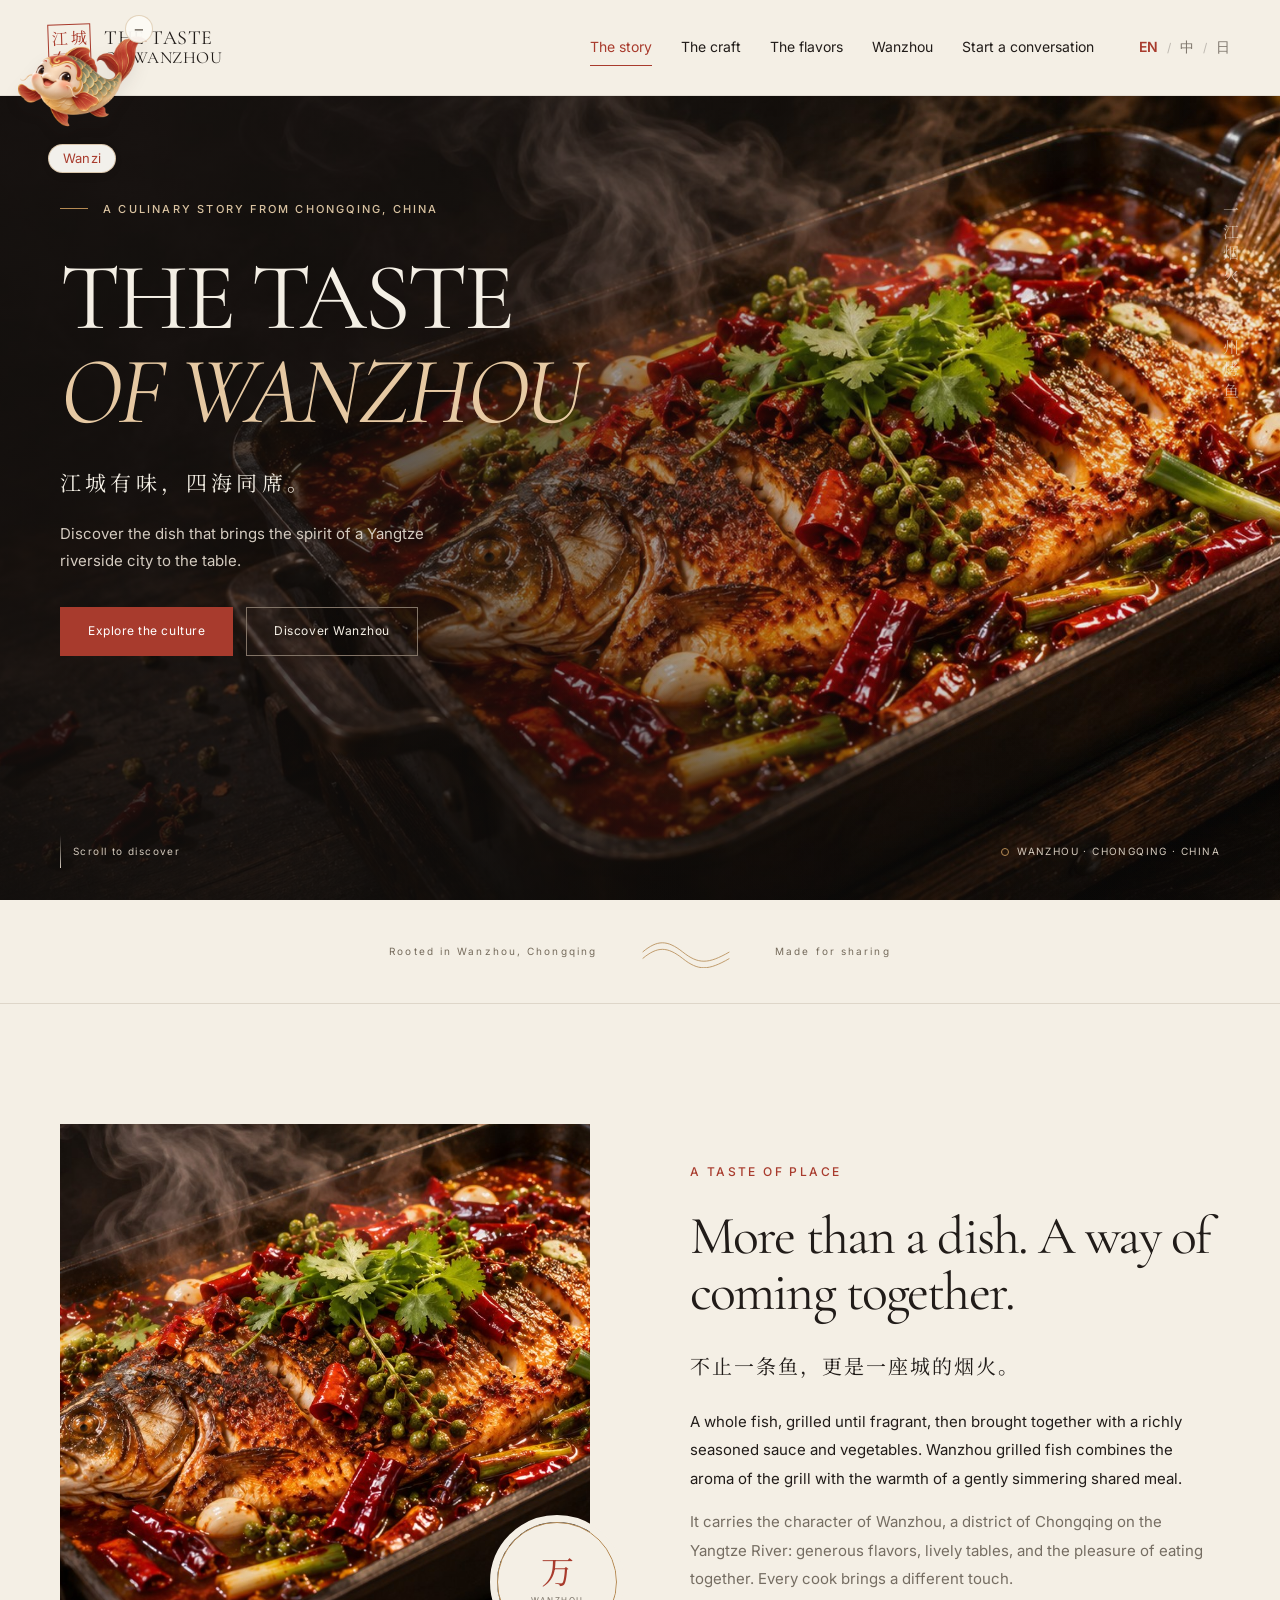
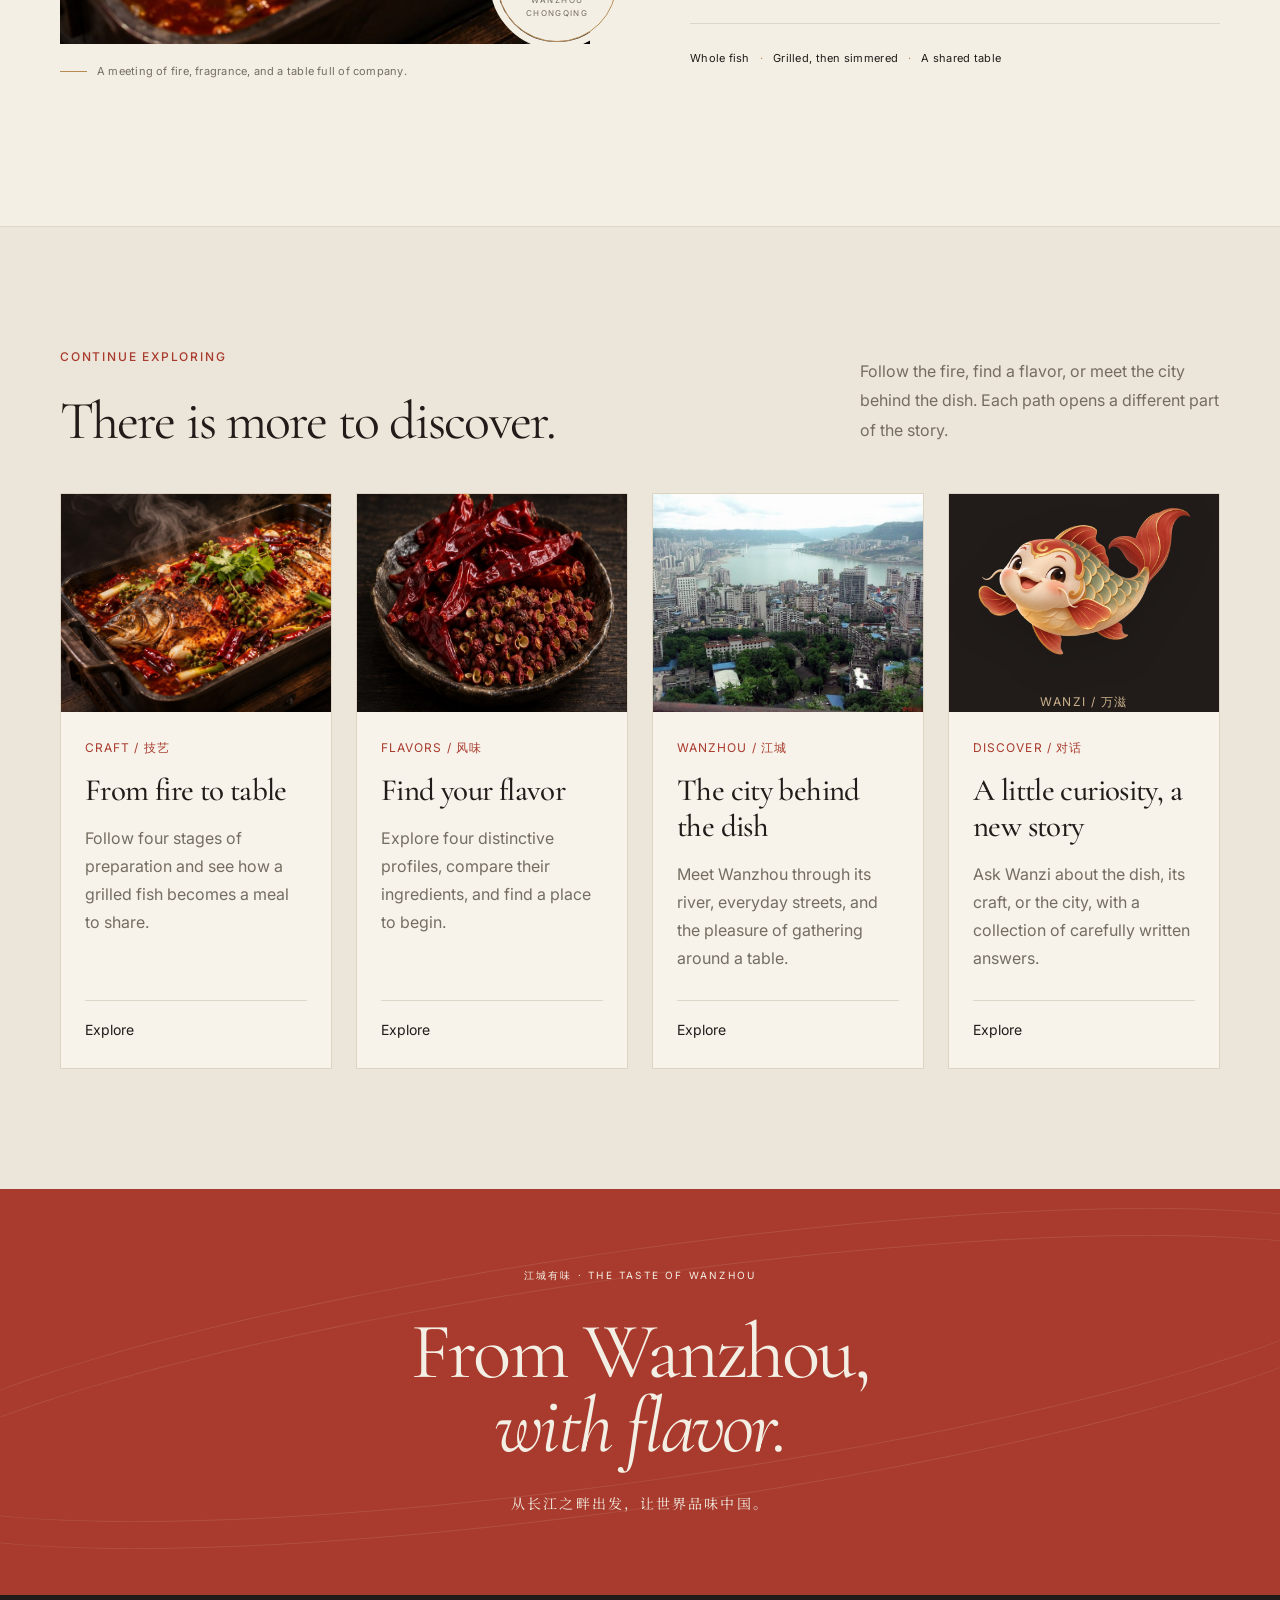
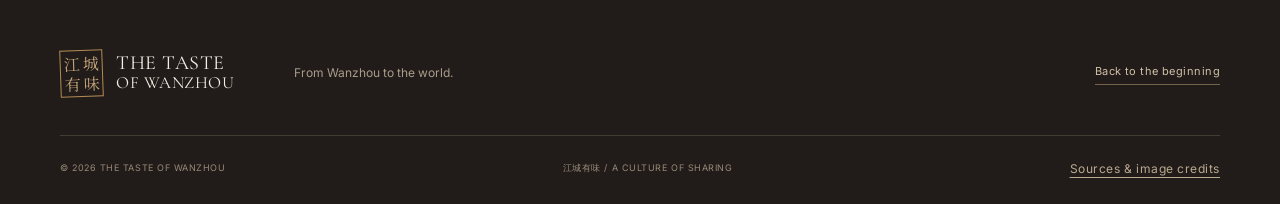
<file: index.html>
<!doctype html>
<html lang="en">
<head>
<meta charset="UTF-8">
<meta name="viewport" content="width=device-width, initial-scale=1">
<meta name="theme-color" content="#211c19">
<meta name="description" content="Discover the flavors, craft and riverside culture of Wanzhou, Chongqing, China.">
<title>江城有味 · The Taste of Wanzhou</title>
<link rel="icon" href="assets/favicon.svg" type="image/svg+xml">
<link rel="preconnect" href="https://fonts.googleapis.com">
<link rel="preconnect" href="https://fonts.gstatic.com" crossorigin>
<link href="https://fonts.googleapis.com/css2?family=Cormorant+Garamond:ital,wght@0,400;0,500;0,600;1,400;1,500&family=Inter:wght@400;450;500;600&family=Noto+Serif+SC:wght@400;500;600&display=swap" rel="stylesheet">
<link rel="stylesheet" href="styles.css">
<link rel="stylesheet" href="pages.css">
<link rel="stylesheet" href="ai-chat.css">
<link rel="stylesheet" href="mascot.css">
<script src="content.js" defer></script>
<script src="pages-content.js" defer></script>
<script src="ai-content.js" defer></script>
<script src="ai-chat.js" defer></script>
<script src="pages-app.js" defer></script>
<script src="mascot.js" defer></script>
<link rel="stylesheet" href="hero-video.css">
<script src="hero-video.js" defer></script>
</head>
<body data-page="home">
<a class="skip-link" href="#main-content">Skip to content</a>
<header class="site-header" id="top">
    <a class="brand" href="index.html" aria-label="The Taste of Wanzhou — home">
      <span class="brand-seal" aria-hidden="true">江城<br>有味</span>
      <span class="brand-wordmark">THE TASTE<br><span>OF WANZHOU</span></span>
    </a>
    <nav class="main-nav" aria-label="Main navigation" id="main-nav">
      <a href="index.html#about" data-nav="home" data-i18n="navAbout">The story</a>
      <a href="craft.html" data-nav="craft" data-i18n="navCraft">The craft</a>
      <a href="flavors.html" data-nav="flavors" data-i18n="navFlavors">The flavors</a>
      <a href="wanzhou.html" data-nav="wanzhou" data-i18n="navCity">Wanzhou</a>
      <a href="explore.html" data-nav="explore" data-i18n="navExplore">Start a conversation</a>
    </nav>
    <div class="header-actions">
      <div class="language-switch" aria-label="Website language">
        <button type="button" data-lang="en" class="active" aria-pressed="true">EN</button><span>/</span>
        <button type="button" data-lang="zh" aria-pressed="false">中</button><span>/</span>
        <button type="button" data-lang="ja" aria-pressed="false">日</button>
      </div>
      <button class="menu-toggle" type="button" aria-expanded="false" aria-controls="main-nav" aria-label="Open menu"><span></span><span></span></button>
    </div>
  </header>
<main id="main-content" class="home-main" tabindex="-1">    <section class="hero" id="home" aria-labelledby="hero-title">
      <img class="hero-image hero-poster" src="assets/hero-web.jpg" alt="" aria-hidden="true" fetchpriority="high">
      <video class="hero-image hero-video" id="home-film" autoplay muted loop playsinline preload="metadata" poster="assets/hero-web.jpg" aria-hidden="true" tabindex="-1">
        <source src="assets/wanzhou-film.mp4?v=04b46070" type="video/mp4">
      </video>
      <div class="hero-shade"></div>
      <div class="hero-content container">
        <div class="eyebrow hero-eyebrow"><span class="small-line"></span><span data-i18n="heroEyebrow">A culinary story from Chongqing, China</span></div>
        <h1 id="hero-title"><span data-i18n="heroTitle1">THE TASTE</span><br><em data-i18n="heroTitle2">OF WANZHOU</em></h1>
        <p class="hero-chinese" lang="zh">江城有味，四海同席。</p>
        <p class="hero-description" data-i18n="heroBody">Discover the dish that brings the spirit of a Yangtze riverside city to the table.</p>
        <div class="hero-buttons">
          <a class="button button-red" href="#about" data-i18n="heroExplore">Explore the culture</a>
          <a class="button button-outline" href="wanzhou.html" data-i18n="heroCity">Discover Wanzhou</a>
        </div>
      </div>
      <span class="hero-vertical" lang="zh" aria-hidden="true">一江烟火 · 万州烤鱼</span>
      <button class="hero-video-control" id="hero-video-toggle" type="button" aria-controls="home-film" aria-label="Pause background video" hidden>
        <svg viewBox="0 0 20 20" aria-hidden="true"><path class="video-icon-pause" d="M6 5h3v10H6zm5 0h3v10h-3z"/><path class="video-icon-play" d="m7 4 9 6-9 6z"/></svg><span>Pause video</span>
      </button>
      <div class="hero-bottom container"><a href="#about" class="scroll-cue"><span class="scroll-line"></span><span data-i18n="heroScroll">Scroll to discover</span></a><span class="hero-location"><span class="pin-icon" aria-hidden="true"></span> WANZHOU · CHONGQING · CHINA</span></div>
    </section>

    <div class="brand-strip"><span data-i18n="stripLeft">Rooted in Wanzhou, Chongqing</span><svg viewBox="0 0 110 28" aria-hidden="true"><path d="M2 14C20-1 32-1 51 14S82 29 108 14M2 22C20 7 32 7 51 22S82 37 108 22" fill="none" stroke="currentColor" stroke-width="1"/></svg><span data-i18n="stripRight">Made for sharing</span></div>

    <section class="about section-pad container" id="about" aria-labelledby="about-title">
      <div class="about-visual reveal">
        <div class="photo-frame"><img src="assets/hero-web.jpg" alt="A closer look at Wanzhou-style whole grilled fish" loading="lazy"></div>
        <div class="image-stamp" aria-hidden="true"><span>万</span><small>WANZHOU<br>CHONGQING</small></div>
        <p class="image-caption"><span class="caption-line"></span><span data-i18n="aboutPhotoCaption">A meeting of fire, fragrance, and a table full of company.</span></p>
      </div>
      <div class="about-copy reveal">
        <p class="eyebrow" data-i18n="aboutEyebrow">A taste of place</p>
        <h2 class="display-title" id="about-title" data-i18n="aboutTitle">More than a dish. A way of coming together.</h2>
        <p class="chinese-heading" lang="zh">不止一条鱼，更是一座城的烟火。</p>
        <p data-i18n="aboutBody">A whole fish, grilled until fragrant, then brought together with a richly seasoned sauce and vegetables. Wanzhou grilled fish combines the aroma of the grill with the warmth of a gently simmering shared meal.</p>
        <p class="secondary-copy" data-i18n="aboutSecondary">It carries the character of Wanzhou, a district of Chongqing on the Yangtze River: generous flavors, lively tables, and the pleasure of eating together. Every cook brings a different touch.</p>
        <div class="about-tags"><span data-i18n="aboutTag1">Whole fish</span><span data-i18n="aboutTag2">Grilled, then simmered</span><span data-i18n="aboutTag3">A shared table</span></div>
      </div>
    </section>

<section class="home-journeys section-pad"><div class="container"><div class="section-heading"><div><p class="eyebrow" data-i18n="continueExploring">Continue exploring</p><h2 class="display-title" data-i18n="homeTitle">There is more to discover.</h2></div><p class="section-intro" data-i18n="homeIntro">Follow the fire, find a flavor, or meet the city behind the dish. Each path opens a different part of the story.</p></div><div class="journey-grid"><a href="craft.html" class="journey-card journey-craft"><div class="journey-image"><img src="assets/hero-web.jpg" alt="Grilled fish with aromatic herbs" loading="lazy"></div><div class="journey-copy"><span class="journey-tag">CRAFT / 技艺</span><h3 data-i18n="homeCraftTitle">From fire to table</h3><p data-i18n="homeCraftBody">Follow four stages of preparation and see how a grilled fish becomes a meal to share.</p><span class="journey-enter" data-i18n="enterLabel">Explore</span></div></a><a href="flavors.html" class="journey-card journey-flavors"><div class="journey-image ingredient-photo"></div><div class="journey-copy"><span class="journey-tag">FLAVORS / 风味</span><h3 data-i18n="homeFlavorTitle">Find your flavor</h3><p data-i18n="homeFlavorBody">Explore four distinctive profiles, compare their ingredients, and find a place to begin.</p><span class="journey-enter" data-i18n="enterLabel">Explore</span></div></a><a href="wanzhou.html" class="journey-card journey-city"><div class="journey-image"><img src="assets/wanzhou.jpg" alt="Wanzhou from Taibaiyan, May 2013, Wu Xiansheng / CC BY 3.0" loading="lazy"></div><div class="journey-copy"><span class="journey-tag">WANZHOU / 江城</span><h3 data-i18n="homeCityTitle">The city behind the dish</h3><p data-i18n="homeCityBody">Meet Wanzhou through its river, everyday streets, and the pleasure of gathering around a table.</p><span class="journey-enter" data-i18n="enterLabel">Explore</span></div></a><a href="explore.html" class="journey-card journey-guide"><div class="journey-image journey-guide-image"><img class="journey-mascot" src="assets/wanzi-fish.png" alt="Wanzi, your fish guide" loading="lazy"><span>WANZI / 万滋</span></div><div class="journey-copy"><span class="journey-tag">DISCOVER / 对话</span><h3 data-i18n="homeGuideTitle">A little curiosity, a new story</h3><p data-i18n="homeGuideBody">Ask Wanzi about the dish, its craft, or the city, with a collection of carefully written answers.</p><span class="journey-enter" data-i18n="enterLabel">Explore</span></div></a></div></div></section><section class="closing-banner"><span class="closing-small">江城有味 · THE TASTE OF WANZHOU</span><p>From Wanzhou,<br><em>with flavor.</em></p><span class="closing-chinese" lang="zh">从长江之畔出发，让世界品味中国。</span></section></main>
<footer class="site-footer"><div class="container"><div class="footer-top"><a class="brand footer-brand" href="index.html"><span class="brand-seal" aria-hidden="true">江城<br>有味</span><span class="brand-wordmark">THE TASTE<br><span>OF WANZHOU</span></span></a><p data-i18n="footerTagline">From Wanzhou to the world.</p><a class="footer-back" href="#top" data-i18n="footerBack">Back to the beginning</a></div><div class="footer-bottom"><span>© 2026 THE TASTE OF WANZHOU</span><span>江城有味 / A CULTURE OF SHARING</span><a href="credits.html" data-i18n="footerSources">Sources &amp; image credits</a></div></div></footer>
<noscript><p class="container">Please enable JavaScript for language switching and the culture guide. 请启用 JavaScript 以使用语言切换和文化问答。</p></noscript>
</body>
</html>
</file>
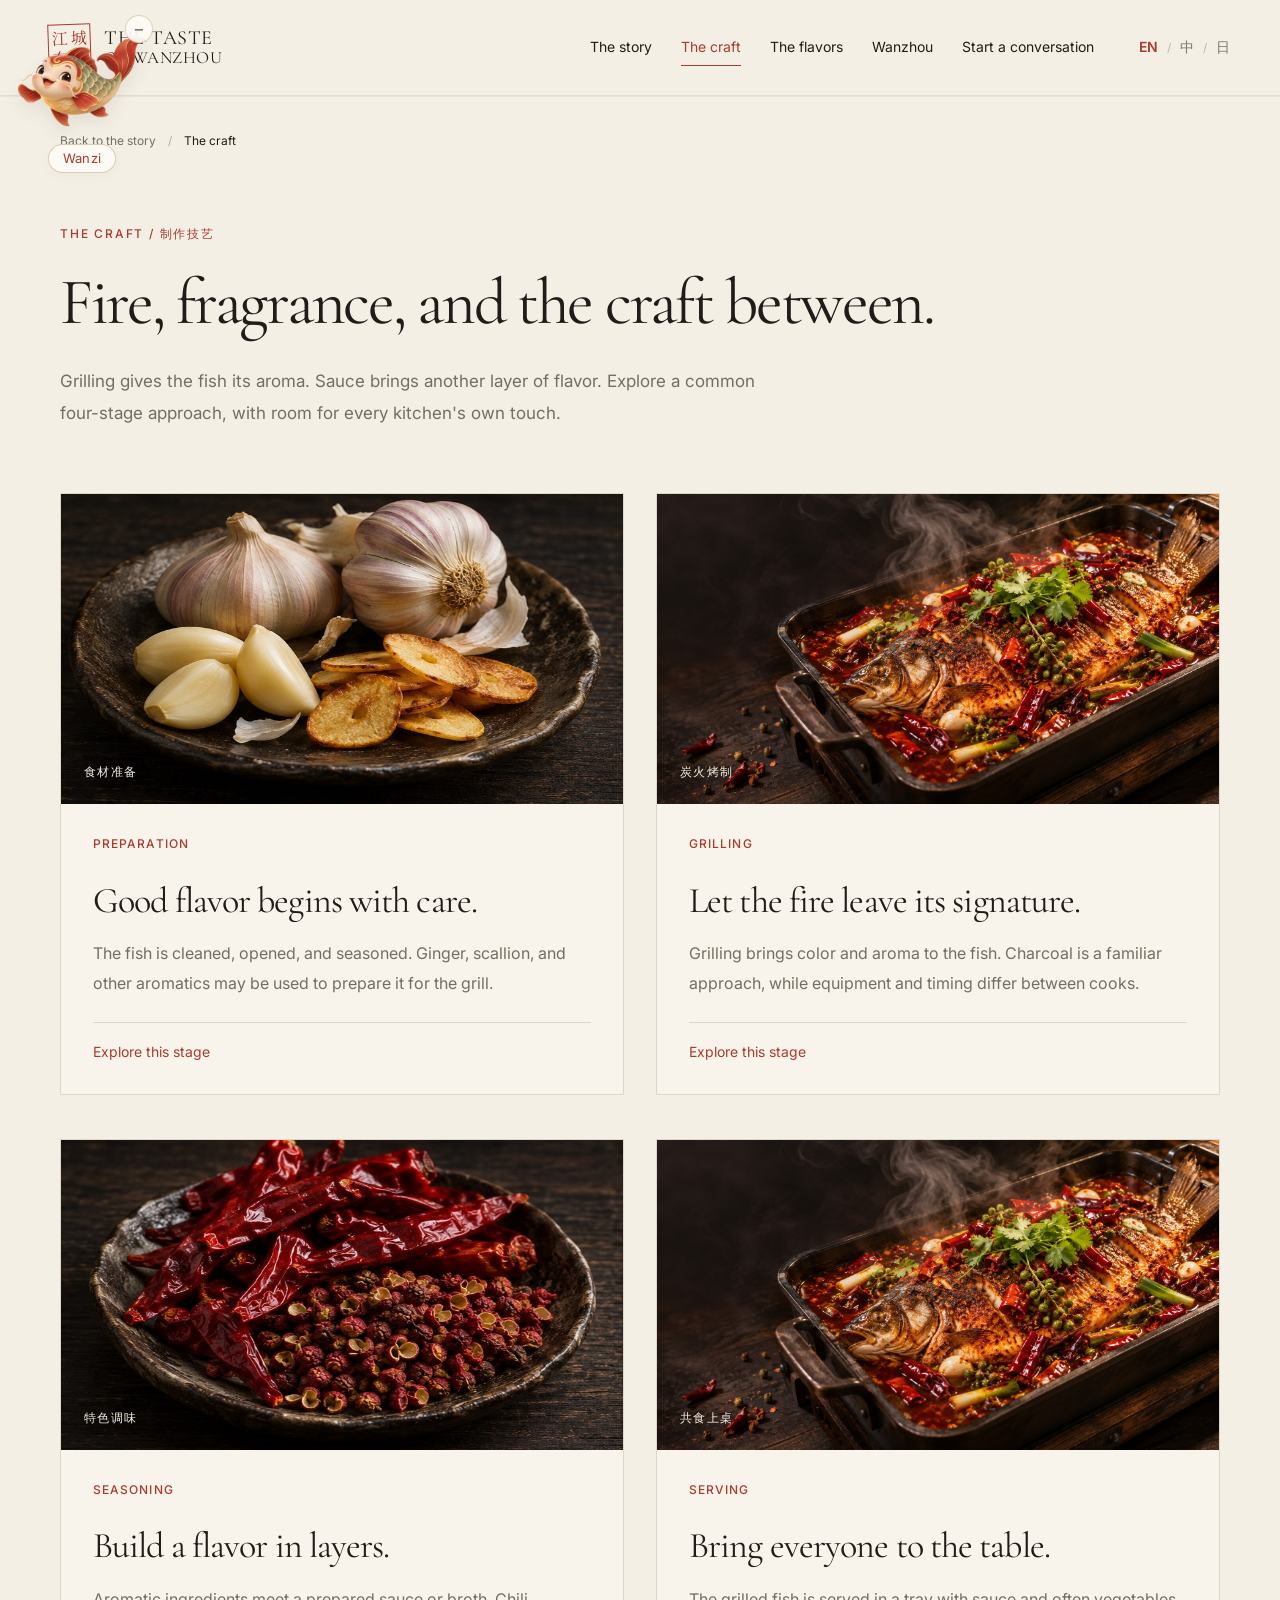
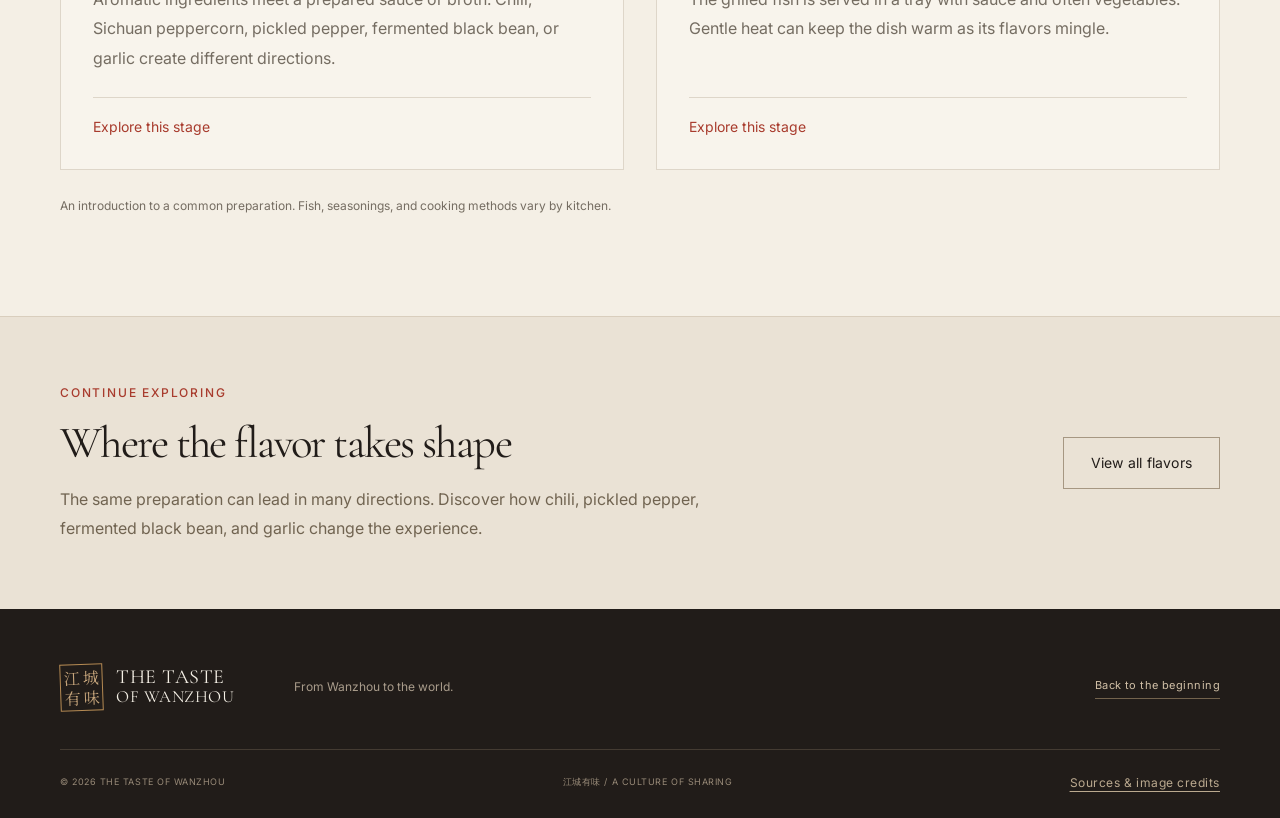
<file: craft.html>
<!doctype html>
<html lang="en">
<head>
<meta charset="UTF-8">
<meta name="viewport" content="width=device-width, initial-scale=1">
<meta name="theme-color" content="#211c19">
<meta name="description" content="Explore preparation, grilling, seasoning and the art of a shared meal.">
<title>The Craft · The Taste of Wanzhou</title>
<link rel="icon" href="assets/favicon.svg" type="image/svg+xml">
<link rel="preconnect" href="https://fonts.googleapis.com">
<link rel="preconnect" href="https://fonts.gstatic.com" crossorigin>
<link href="https://fonts.googleapis.com/css2?family=Cormorant+Garamond:ital,wght@0,400;0,500;0,600;1,400;1,500&family=Inter:wght@400;450;500;600&family=Noto+Serif+SC:wght@400;500;600&display=swap" rel="stylesheet">
<link rel="stylesheet" href="styles.css">
<link rel="stylesheet" href="pages.css">
<link rel="stylesheet" href="ai-chat.css">
<link rel="stylesheet" href="mascot.css">
<script src="content.js" defer></script>
<script src="pages-content.js" defer></script>
<script src="ai-content.js" defer></script>
<script src="ai-chat.js" defer></script>
<script src="pages-app.js" defer></script>
<script src="mascot.js" defer></script>
</head>
<body data-page="craft">
<a class="skip-link" href="#main-content">Skip to content</a>
<header class="site-header" id="top">
    <a class="brand" href="index.html" aria-label="The Taste of Wanzhou — home">
      <span class="brand-seal" aria-hidden="true">江城<br>有味</span>
      <span class="brand-wordmark">THE TASTE<br><span>OF WANZHOU</span></span>
    </a>
    <nav class="main-nav" aria-label="Main navigation" id="main-nav">
      <a href="index.html#about" data-nav="home" data-i18n="navAbout">The story</a>
      <a href="craft.html" data-nav="craft" data-i18n="navCraft">The craft</a>
      <a href="flavors.html" data-nav="flavors" data-i18n="navFlavors">The flavors</a>
      <a href="wanzhou.html" data-nav="wanzhou" data-i18n="navCity">Wanzhou</a>
      <a href="explore.html" data-nav="explore" data-i18n="navExplore">Start a conversation</a>
    </nav>
    <div class="header-actions">
      <div class="language-switch" aria-label="Website language">
        <button type="button" data-lang="en" class="active" aria-pressed="true">EN</button><span>/</span>
        <button type="button" data-lang="zh" aria-pressed="false">中</button><span>/</span>
        <button type="button" data-lang="ja" aria-pressed="false">日</button>
      </div>
      <button class="menu-toggle" type="button" aria-expanded="false" aria-controls="main-nav" aria-label="Open menu"><span></span><span></span></button>
    </div>
  </header>
<main id="main-content" class="page-main" tabindex="-1"><nav class="breadcrumbs container" aria-label="Breadcrumb"><a href="index.html" data-i18n="backHome">Back to the story</a><span class="breadcrumb-divider" aria-hidden="true">/</span><span id="breadcrumb-current" aria-current="page" data-i18n="navCraft">The craft</span></nav><div class="page-intro container"><p class="eyebrow">THE CRAFT / 制作技艺</p><h1 id="page-title" class="display-title" data-i18n="craftPageTitle">Fire, fragrance, and the craft between.</h1><p class="page-description" id="page-description" data-i18n="craftPageIntro">Grilling gives the fish its aroma. Sauce brings another layer of flavor. Explore a common four-stage approach, with room for every kitchen&#39;s own touch.</p></div><div class="container page-section" id="craft-view"></div><section class="next-destination"><div class="container"><div><p class="eyebrow" data-i18n="continueExploring">Continue exploring</p><h2 class="display-title" data-i18n="craftRelatedTitle">Where the flavor takes shape</h2><p data-i18n="craftRelatedBody">The same preparation can lead in many directions. Discover how chili, pickled pepper, fermented black bean, and garlic change the experience.</p></div><a class="button button-outline" href="flavors.html" data-i18n="allFlavors">View all flavors</a></div></section></main>
<footer class="site-footer"><div class="container"><div class="footer-top"><a class="brand footer-brand" href="index.html"><span class="brand-seal" aria-hidden="true">江城<br>有味</span><span class="brand-wordmark">THE TASTE<br><span>OF WANZHOU</span></span></a><p data-i18n="footerTagline">From Wanzhou to the world.</p><a class="footer-back" href="#top" data-i18n="footerBack">Back to the beginning</a></div><div class="footer-bottom"><span>© 2026 THE TASTE OF WANZHOU</span><span>江城有味 / A CULTURE OF SHARING</span><a href="credits.html" data-i18n="footerSources">Sources &amp; image credits</a></div></div></footer>
<noscript><p class="container">Please enable JavaScript for language switching and the culture guide. 请启用 JavaScript 以使用语言切换和文化问答。</p></noscript>
</body>
</html>
</file>
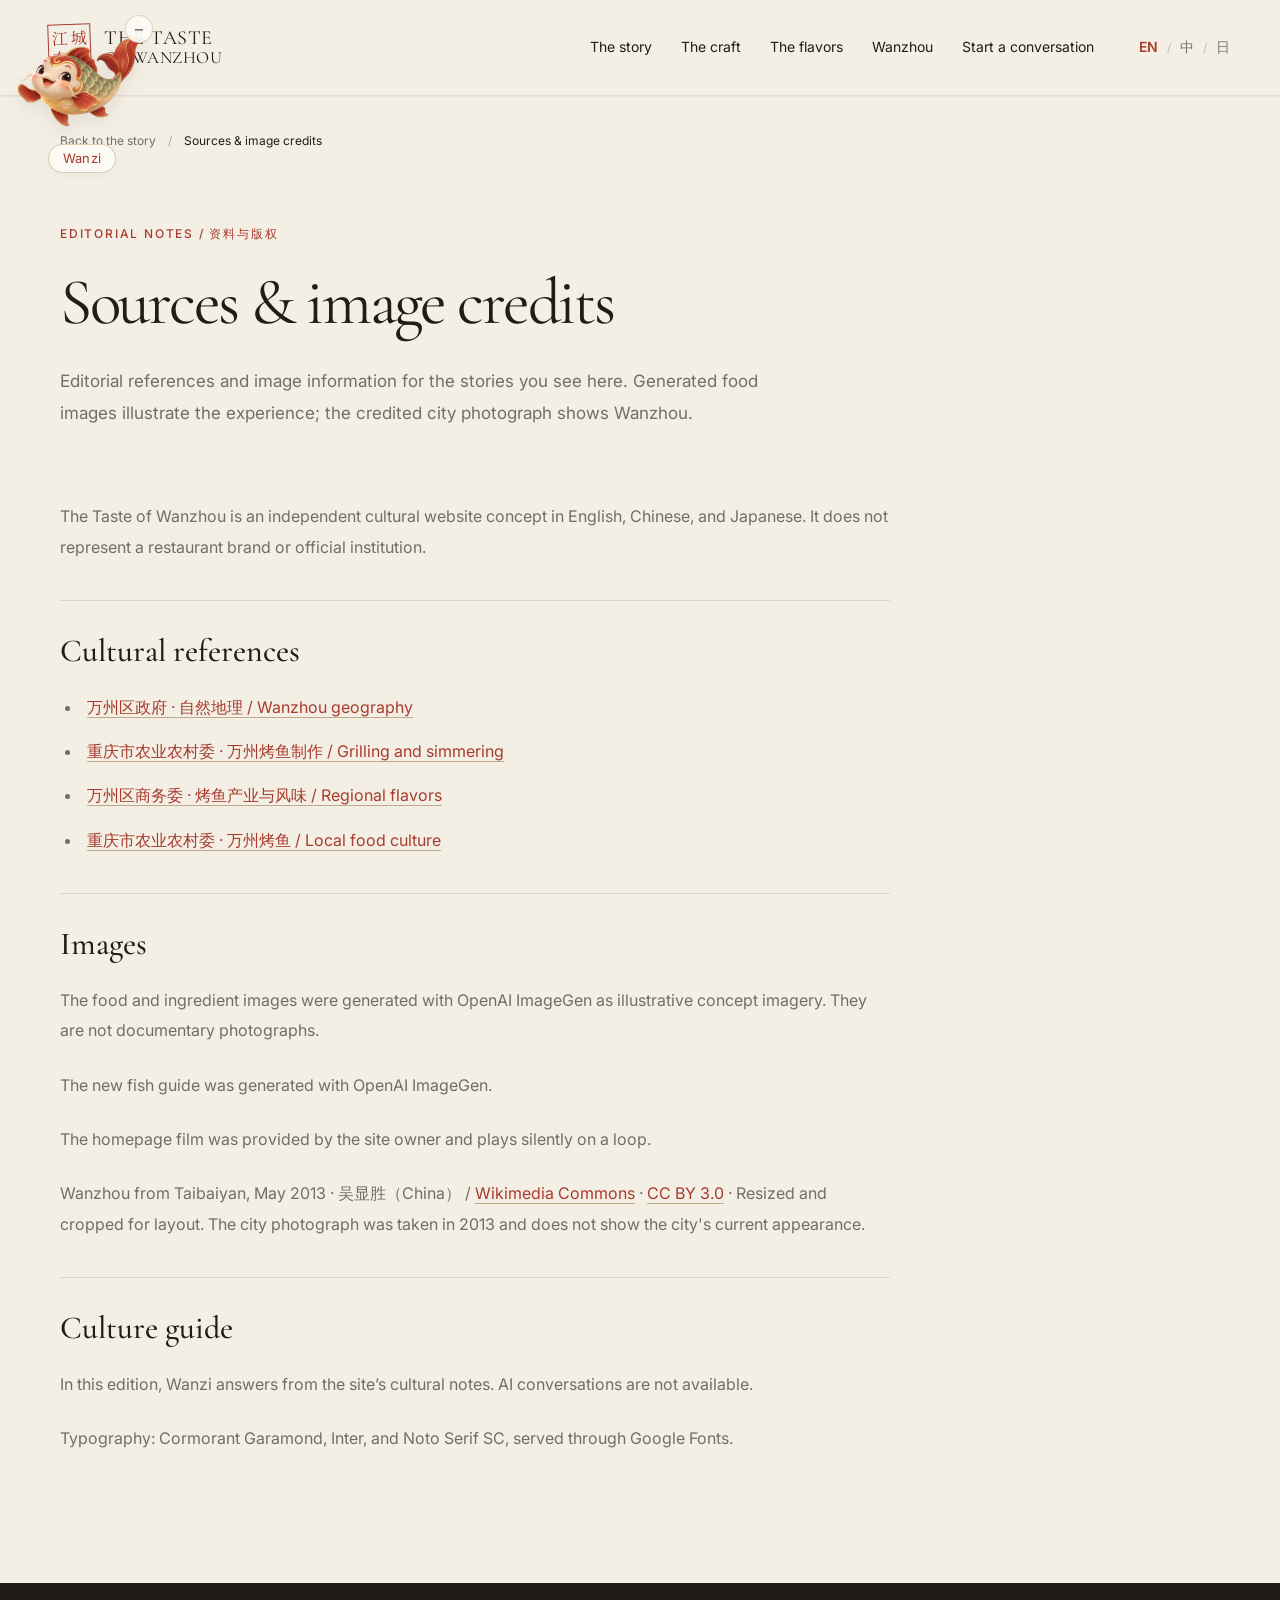
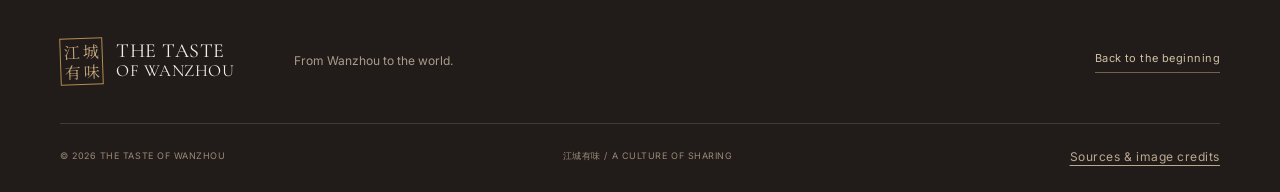
<file: credits.html>
<!doctype html>
<html lang="en">
<head>
<meta charset="UTF-8">
<meta name="viewport" content="width=device-width, initial-scale=1">
<meta name="theme-color" content="#211c19">
<meta name="description" content="Editorial sources, image credits and information about this independent cultural website.">
<title>Sources & Credits · The Taste of Wanzhou</title>
<link rel="icon" href="assets/favicon.svg" type="image/svg+xml">
<link rel="preconnect" href="https://fonts.googleapis.com">
<link rel="preconnect" href="https://fonts.gstatic.com" crossorigin>
<link href="https://fonts.googleapis.com/css2?family=Cormorant+Garamond:ital,wght@0,400;0,500;0,600;1,400;1,500&family=Inter:wght@400;450;500;600&family=Noto+Serif+SC:wght@400;500;600&display=swap" rel="stylesheet">
<link rel="stylesheet" href="styles.css">
<link rel="stylesheet" href="pages.css">
<link rel="stylesheet" href="ai-chat.css">
<link rel="stylesheet" href="mascot.css">
<script src="content.js" defer></script>
<script src="pages-content.js" defer></script>
<script src="ai-content.js" defer></script>
<script src="ai-chat.js" defer></script>
<script src="pages-app.js" defer></script>
<script src="mascot.js" defer></script>
</head>
<body data-page="credits">
<a class="skip-link" href="#main-content">Skip to content</a>
<header class="site-header" id="top">
    <a class="brand" href="index.html" aria-label="The Taste of Wanzhou — home">
      <span class="brand-seal" aria-hidden="true">江城<br>有味</span>
      <span class="brand-wordmark">THE TASTE<br><span>OF WANZHOU</span></span>
    </a>
    <nav class="main-nav" aria-label="Main navigation" id="main-nav">
      <a href="index.html#about" data-nav="home" data-i18n="navAbout">The story</a>
      <a href="craft.html" data-nav="craft" data-i18n="navCraft">The craft</a>
      <a href="flavors.html" data-nav="flavors" data-i18n="navFlavors">The flavors</a>
      <a href="wanzhou.html" data-nav="wanzhou" data-i18n="navCity">Wanzhou</a>
      <a href="explore.html" data-nav="explore" data-i18n="navExplore">Start a conversation</a>
    </nav>
    <div class="header-actions">
      <div class="language-switch" aria-label="Website language">
        <button type="button" data-lang="en" class="active" aria-pressed="true">EN</button><span>/</span>
        <button type="button" data-lang="zh" aria-pressed="false">中</button><span>/</span>
        <button type="button" data-lang="ja" aria-pressed="false">日</button>
      </div>
      <button class="menu-toggle" type="button" aria-expanded="false" aria-controls="main-nav" aria-label="Open menu"><span></span><span></span></button>
    </div>
  </header>
<main id="main-content" class="page-main" tabindex="-1"><nav class="breadcrumbs container" aria-label="Breadcrumb"><a href="index.html" data-i18n="backHome">Back to the story</a><span class="breadcrumb-divider" aria-hidden="true">/</span><span id="breadcrumb-current" aria-current="page" data-i18n="footerSources">Sources &amp; image credits</span></nav><div class="page-intro container"><p class="eyebrow">EDITORIAL NOTES / 资料与版权</p><h1 id="page-title" class="display-title" data-i18n="creditsTitle">Sources &amp; image credits</h1><p class="page-description" id="page-description" data-i18n="creditsIntro">Editorial references and image information for the stories you see here. Generated food images illustrate the experience; the credited city photograph shows Wanzhou.</p></div><section class="credits-page container"><div id="credits-content">
  <p data-i18n="creditsAbout">The Taste of Wanzhou is an independent cultural website concept in English, Chinese, and Japanese. It does not represent a restaurant brand or official institution.</p>
  <h3 data-i18n="creditsReferencesTitle">Cultural references</h3>
  <ul id="source-list">
    <li><a href="https://www.wz.gov.cn/zjwz/zrdl/202105/t20210519_9300000.html" target="_blank" rel="noopener noreferrer">万州区政府 · 自然地理 / Wanzhou geography</a></li>
    <li><a href="https://nyncw.cq.gov.cn/zwxx_161/mtbb/202106/t20210622_9414127.html" target="_blank" rel="noopener noreferrer">重庆市农业农村委 · 万州烤鱼制作 / Grilling and simmering</a></li>
    <li><a href="https://www.wz.gov.cn/zwgk_266/zfxxgkml_3393/jytabl/zxwytabl/202409/t20240927_13664975.html" target="_blank" rel="noopener noreferrer">万州区商务委 · 烤鱼产业与风味 / Regional flavors</a></li>
    <li><a href="https://nyncw.cq.gov.cn/zwxx_161/qxlb/202503/t20250303_14361533_wap.html" target="_blank" rel="noopener noreferrer">重庆市农业农村委 · 万州烤鱼 / Local food culture</a></li>
  </ul>
  <h3 data-i18n="creditsImagesTitle">Images</h3>
  <p data-i18n="creditsImageNotice">The food and ingredient images were generated with OpenAI ImageGen as illustrative concept imagery. They are not documentary photographs.</p>
  <p data-i18n="creditsMascotNotice">The new fish guide was generated with OpenAI ImageGen.</p>
  <p data-i18n="creditsVideoNotice">The homepage film was provided by the site owner and plays silently on a loop.</p>
  <p id="city-credit">Wanzhou from Taibaiyan, May 2013 · 吴显胜（China） / <a href="https://commons.wikimedia.org/wiki/File:2013%E5%B9%B45%E6%9C%88%E5%A4%AA_%E7%99%BD_%E5%B2%A9_%E4%B8%8A_%E6%8B%8D_%E4%B8%87_%E5%B7%9E8_-_panoramio.jpg" target="_blank" rel="noopener noreferrer">Wikimedia Commons</a> · <a href="https://creativecommons.org/licenses/by/3.0/" target="_blank" rel="noopener noreferrer">CC BY 3.0</a> · <span data-i18n="creditsCityPhotoNote">Resized and cropped for layout. The city photograph was taken in 2013 and does not show the city&#39;s current appearance.</span></p>
  <h3 data-i18n="creditsGuideTitle">Culture guide</h3>
  <p data-i18n="creditsGuideNotice">In this edition, Wanzi answers from the site’s cultural notes. AI conversations are not available.</p>
  <p data-i18n="creditsTypography">Typography: Cormorant Garamond, Inter, and Noto Serif SC, served through Google Fonts.</p>
</div>
</section></main>
<footer class="site-footer"><div class="container"><div class="footer-top"><a class="brand footer-brand" href="index.html"><span class="brand-seal" aria-hidden="true">江城<br>有味</span><span class="brand-wordmark">THE TASTE<br><span>OF WANZHOU</span></span></a><p data-i18n="footerTagline">From Wanzhou to the world.</p><a class="footer-back" href="#top" data-i18n="footerBack">Back to the beginning</a></div><div class="footer-bottom"><span>© 2026 THE TASTE OF WANZHOU</span><span>江城有味 / A CULTURE OF SHARING</span><a href="credits.html" data-i18n="footerSources">Sources &amp; image credits</a></div></div></footer>
<noscript><p class="container">Please enable JavaScript for language switching and the culture guide. 请启用 JavaScript 以使用语言切换和文化问答。</p></noscript>
</body>
</html>
</file>
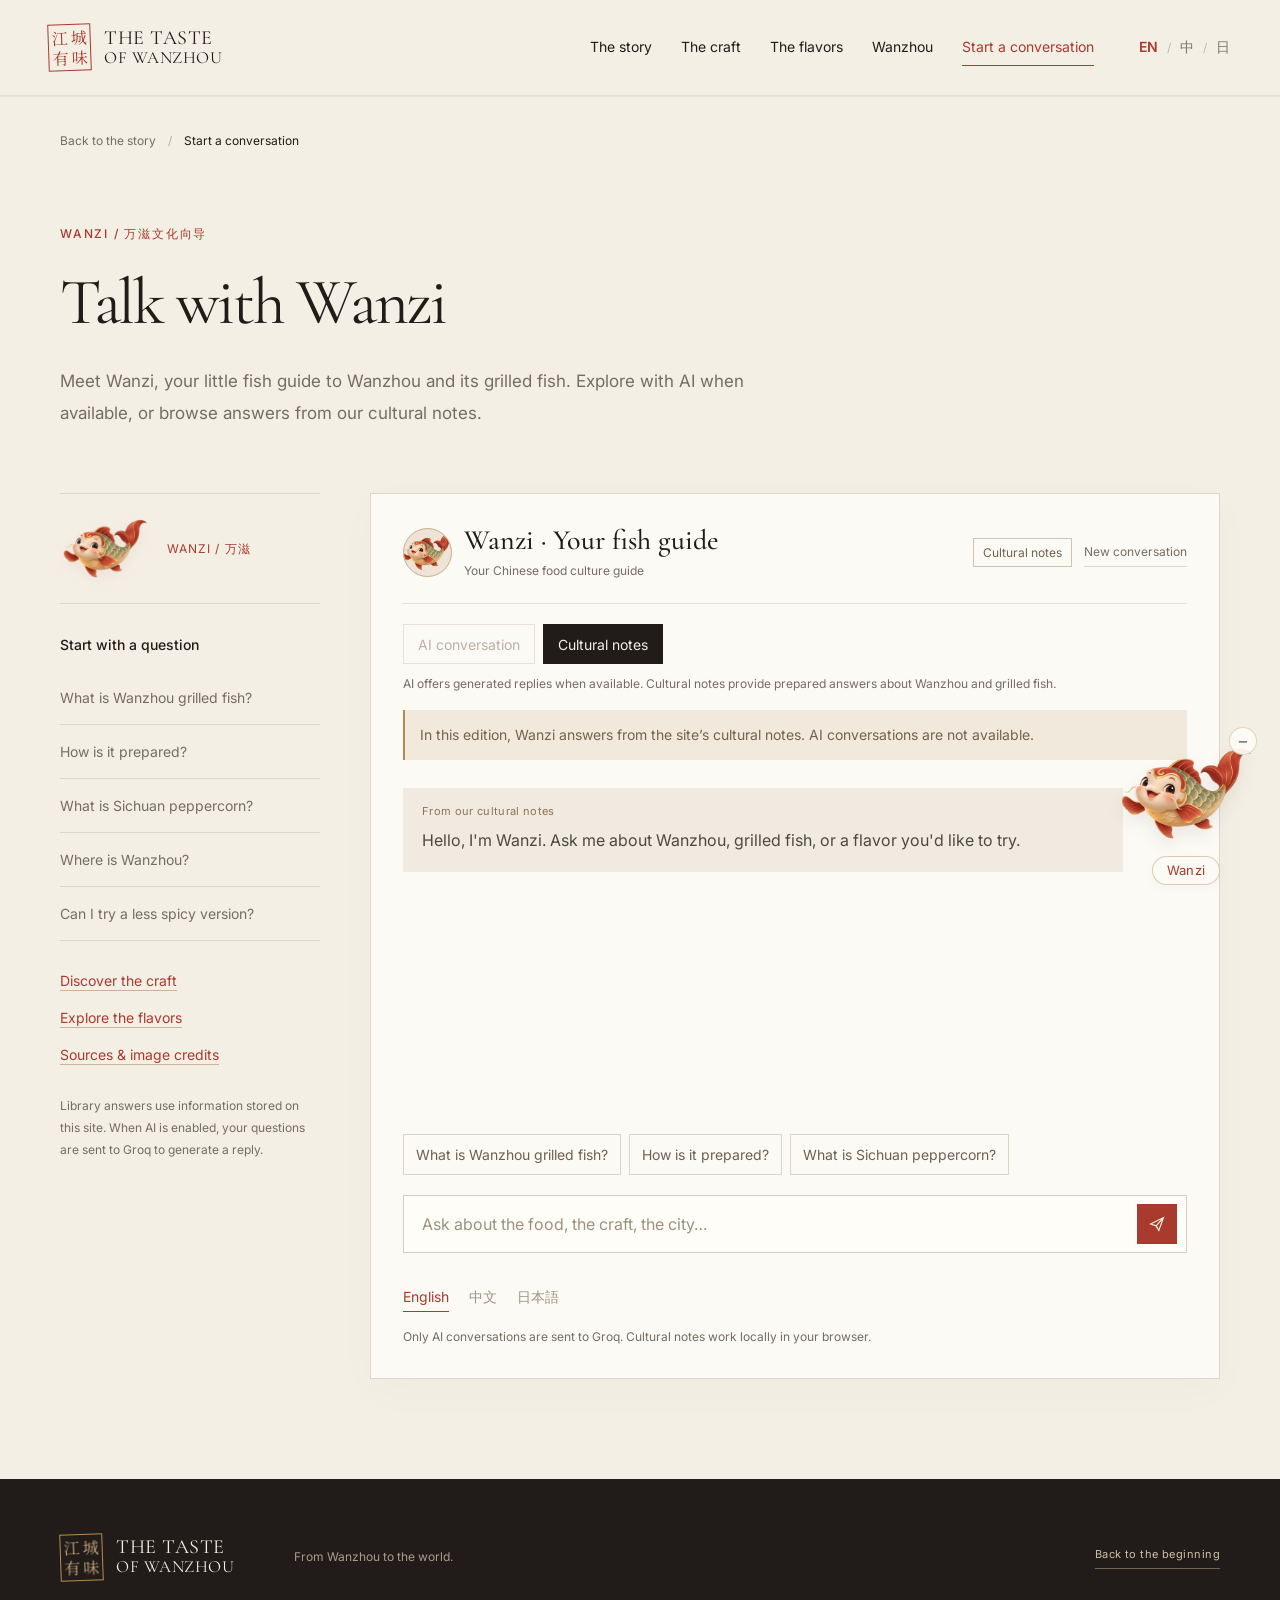
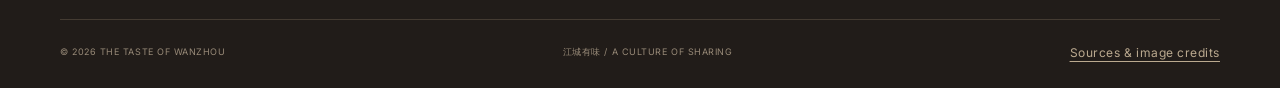
<file: explore.html>
<!doctype html>
<html lang="en">
<head>
<meta charset="UTF-8">
<meta name="viewport" content="width=device-width, initial-scale=1">
<meta name="theme-color" content="#211c19">
<meta name="description" content="Ask curated cultural questions about Wanzhou, its grilled fish and regional ingredients in three languages.">
<title>Ask Wanzi · The Taste of Wanzhou</title>
<link rel="icon" href="assets/favicon.svg" type="image/svg+xml">
<link rel="preconnect" href="https://fonts.googleapis.com">
<link rel="preconnect" href="https://fonts.gstatic.com" crossorigin>
<link href="https://fonts.googleapis.com/css2?family=Cormorant+Garamond:ital,wght@0,400;0,500;0,600;1,400;1,500&family=Inter:wght@400;450;500;600&family=Noto+Serif+SC:wght@400;500;600&display=swap" rel="stylesheet">
<link rel="stylesheet" href="styles.css">
<link rel="stylesheet" href="pages.css">
<link rel="stylesheet" href="ai-chat.css">
<link rel="stylesheet" href="mascot.css">
<script src="content.js" defer></script>
<script src="pages-content.js" defer></script>
<script src="ai-content.js" defer></script>
<script src="ai-chat.js" defer></script>
<script src="pages-app.js" defer></script>
<script src="mascot.js" defer></script>
</head>
<body data-page="explore">
<a class="skip-link" href="#main-content">Skip to content</a>
<header class="site-header" id="top">
    <a class="brand" href="index.html" aria-label="The Taste of Wanzhou — home">
      <span class="brand-seal" aria-hidden="true">江城<br>有味</span>
      <span class="brand-wordmark">THE TASTE<br><span>OF WANZHOU</span></span>
    </a>
    <nav class="main-nav" aria-label="Main navigation" id="main-nav">
      <a href="index.html#about" data-nav="home" data-i18n="navAbout">The story</a>
      <a href="craft.html" data-nav="craft" data-i18n="navCraft">The craft</a>
      <a href="flavors.html" data-nav="flavors" data-i18n="navFlavors">The flavors</a>
      <a href="wanzhou.html" data-nav="wanzhou" data-i18n="navCity">Wanzhou</a>
      <a href="explore.html" data-nav="explore" data-i18n="navExplore">Start a conversation</a>
    </nav>
    <div class="header-actions">
      <div class="language-switch" aria-label="Website language">
        <button type="button" data-lang="en" class="active" aria-pressed="true">EN</button><span>/</span>
        <button type="button" data-lang="zh" aria-pressed="false">中</button><span>/</span>
        <button type="button" data-lang="ja" aria-pressed="false">日</button>
      </div>
      <button class="menu-toggle" type="button" aria-expanded="false" aria-controls="main-nav" aria-label="Open menu"><span></span><span></span></button>
    </div>
  </header>
<main id="main-content" class="page-main" tabindex="-1"><nav class="breadcrumbs container" aria-label="Breadcrumb"><a href="index.html" data-i18n="backHome">Back to the story</a><span class="breadcrumb-divider" aria-hidden="true">/</span><span id="breadcrumb-current" aria-current="page" data-i18n="navExplore">Start a conversation</span></nav><div class="page-intro container"><p class="eyebrow">WANZI / 万滋文化向导</p><h1 id="page-title" class="display-title" data-i18n="guidePageTitle">Talk with Wanzi</h1><p class="page-description" id="page-description" data-i18n="guidePageIntro">Meet Wanzi, your little fish guide to Wanzhou and its grilled fish. Explore with AI when available, or browse answers from our cultural notes.</p></div><div class="guide-layout container">
  <aside class="guide-sidebar">
    <div class="guide-identity"><img src="assets/wanzi-fish.png" alt="" width="90" height="65"><span>WANZI / 万滋</span></div>
    <h2 data-i18n="guideTopics">Start with a question</h2>
    <div class="guide-topic-list" id="guide-topics"></div>
    <div class="guide-links">
      <a href="craft.html" data-i18n="guideExploreCraft">Discover the craft</a>
      <a href="flavors.html" data-i18n="guideExploreFlavors">Explore the flavors</a>
      <a href="credits.html" data-i18n="footerSources">Sources &amp; image credits</a>
      <p class="guide-source-note" data-i18n="guideSource">Library answers use information stored on this site. When AI is enabled, your questions are sent to Groq to generate a reply.</p>
    </div>
  </aside>
  <section class="assistant-card guide-conversation" aria-label="Wanzi culture guide">
    <div class="assistant-header">
      <span class="assistant-avatar" aria-hidden="true"><img src="assets/wanzi-fish.png" alt="" width="57" height="49"></span>
      <div><strong data-i18n="aiGreetingName">Wanzi · Your fish guide</strong><span data-i18n="assistantTagline">Your Chinese food culture guide</span></div>
      <span class="ai-mode-label" id="ai-mode-label" role="status" data-i18n="aiChecking">Checking AI availability…</span>
      <button id="chat-clear" type="button" class="text-button" data-i18n="aiNewConversation">New conversation</button>
    </div>
    <div class="ai-mode-controls" role="group" aria-label="Conversation mode">
      <button id="chat-mode-ai" type="button" aria-pressed="false" disabled data-i18n="aiCloudMode">AI conversation</button>
      <button id="chat-mode-library" type="button" aria-pressed="true" data-i18n="aiLibraryMode">Cultural notes</button>
    </div>
    <p class="ai-mode-help" id="ai-mode-help" data-i18n="aiModeHelp">AI offers generated replies when available. Cultural notes provide prepared answers about Wanzhou and grilled fish.</p>
    <p class="ai-availability-banner" id="ai-availability-banner" hidden></p>
    <div class="chat-transcript" id="chat-transcript" role="log" aria-live="polite" aria-relevant="additions"></div>
    <div class="suggested-questions" id="suggested-questions"></div>
    <form class="chat-form" id="chat-form">
      <label class="visually-hidden" for="chat-input" data-i18n="questionLabel">A little curiosity goes a long way</label>
      <input id="chat-input" type="text" maxlength="500" autocomplete="off">
      <button type="submit" aria-label="Send" disabled><svg viewBox="0 0 24 24" aria-hidden="true"><path d="m5 12 14-7-5 14-3-5-6-2Zm6 2 8-9"/></svg></button>
    </form>
    <div class="chat-actions"><button class="chat-cancel" id="chat-cancel" type="button" hidden data-i18n="aiCancel">Stop</button></div>
    <div class="assistant-footer">
      <div class="chat-language" aria-label="Response language"><button type="button" data-lang="en">English</button><button type="button" data-lang="zh">中文</button><button type="button" data-lang="ja">日本語</button></div>
      <p id="ai-privacy" data-i18n="aiPrivacy">Only AI conversations are sent to Groq. Cultural notes work locally in your browser.</p>
      <span role="status" id="guide-status" class="visually-hidden"></span>
    </div>
  </section>
</div>
</main>
<footer class="site-footer"><div class="container"><div class="footer-top"><a class="brand footer-brand" href="index.html"><span class="brand-seal" aria-hidden="true">江城<br>有味</span><span class="brand-wordmark">THE TASTE<br><span>OF WANZHOU</span></span></a><p data-i18n="footerTagline">From Wanzhou to the world.</p><a class="footer-back" href="#top" data-i18n="footerBack">Back to the beginning</a></div><div class="footer-bottom"><span>© 2026 THE TASTE OF WANZHOU</span><span>江城有味 / A CULTURE OF SHARING</span><a href="credits.html" data-i18n="footerSources">Sources &amp; image credits</a></div></div></footer>
<noscript><p class="container">Please enable JavaScript for language switching and the culture guide. 请启用 JavaScript 以使用语言切换和文化问答。</p></noscript>
</body>
</html>
</file>
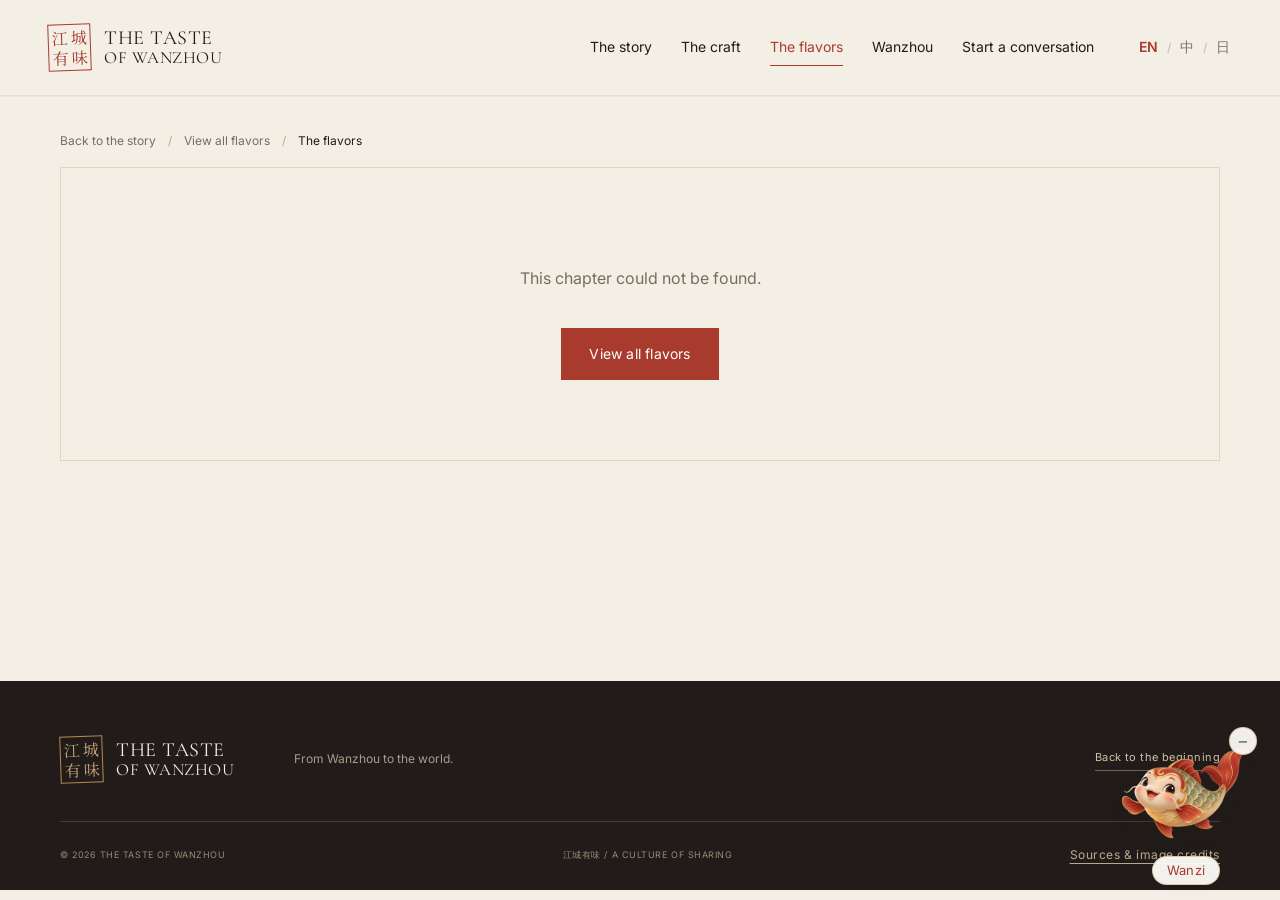
<file: flavor.html>
<!doctype html>
<html lang="en">
<head>
<meta charset="UTF-8">
<meta name="viewport" content="width=device-width, initial-scale=1">
<meta name="theme-color" content="#211c19">
<meta name="description" content="Discover the ingredients, character and culture of a Wanzhou grilled fish flavor.">
<title>A Flavor Story · The Taste of Wanzhou</title>
<link rel="icon" href="assets/favicon.svg" type="image/svg+xml">
<link rel="preconnect" href="https://fonts.googleapis.com">
<link rel="preconnect" href="https://fonts.gstatic.com" crossorigin>
<link href="https://fonts.googleapis.com/css2?family=Cormorant+Garamond:ital,wght@0,400;0,500;0,600;1,400;1,500&family=Inter:wght@400;450;500;600&family=Noto+Serif+SC:wght@400;500;600&display=swap" rel="stylesheet">
<link rel="stylesheet" href="styles.css">
<link rel="stylesheet" href="pages.css">
<link rel="stylesheet" href="ai-chat.css">
<link rel="stylesheet" href="mascot.css">
<script src="content.js" defer></script>
<script src="pages-content.js" defer></script>
<script src="ai-content.js" defer></script>
<script src="ai-chat.js" defer></script>
<script src="pages-app.js" defer></script>
<script src="mascot.js" defer></script>
</head>
<body data-page="flavor">
<a class="skip-link" href="#main-content">Skip to content</a>
<header class="site-header" id="top">
    <a class="brand" href="index.html" aria-label="The Taste of Wanzhou — home">
      <span class="brand-seal" aria-hidden="true">江城<br>有味</span>
      <span class="brand-wordmark">THE TASTE<br><span>OF WANZHOU</span></span>
    </a>
    <nav class="main-nav" aria-label="Main navigation" id="main-nav">
      <a href="index.html#about" data-nav="home" data-i18n="navAbout">The story</a>
      <a href="craft.html" data-nav="craft" data-i18n="navCraft">The craft</a>
      <a href="flavors.html" data-nav="flavors" data-i18n="navFlavors">The flavors</a>
      <a href="wanzhou.html" data-nav="wanzhou" data-i18n="navCity">Wanzhou</a>
      <a href="explore.html" data-nav="explore" data-i18n="navExplore">Start a conversation</a>
    </nav>
    <div class="header-actions">
      <div class="language-switch" aria-label="Website language">
        <button type="button" data-lang="en" class="active" aria-pressed="true">EN</button><span>/</span>
        <button type="button" data-lang="zh" aria-pressed="false">中</button><span>/</span>
        <button type="button" data-lang="ja" aria-pressed="false">日</button>
      </div>
      <button class="menu-toggle" type="button" aria-expanded="false" aria-controls="main-nav" aria-label="Open menu"><span></span><span></span></button>
    </div>
  </header>
<main id="main-content" class="page-main" tabindex="-1"><nav class="breadcrumbs container" aria-label="Breadcrumb"><a href="index.html" data-i18n="backHome">Back to the story</a><span class="breadcrumb-divider" aria-hidden="true">/</span><a href="flavors.html" data-i18n="allFlavors">View all flavors</a><span class="breadcrumb-divider" aria-hidden="true">/</span><span id="breadcrumb-current" aria-current="page" data-i18n="navFlavors">The flavors</span></nav><div id="flavor-view"></div></main>
<footer class="site-footer"><div class="container"><div class="footer-top"><a class="brand footer-brand" href="index.html"><span class="brand-seal" aria-hidden="true">江城<br>有味</span><span class="brand-wordmark">THE TASTE<br><span>OF WANZHOU</span></span></a><p data-i18n="footerTagline">From Wanzhou to the world.</p><a class="footer-back" href="#top" data-i18n="footerBack">Back to the beginning</a></div><div class="footer-bottom"><span>© 2026 THE TASTE OF WANZHOU</span><span>江城有味 / A CULTURE OF SHARING</span><a href="credits.html" data-i18n="footerSources">Sources &amp; image credits</a></div></div></footer>
<noscript><p class="container">Please enable JavaScript for language switching and the culture guide. 请启用 JavaScript 以使用语言切换和文化问答。</p></noscript>
</body>
</html>
</file>
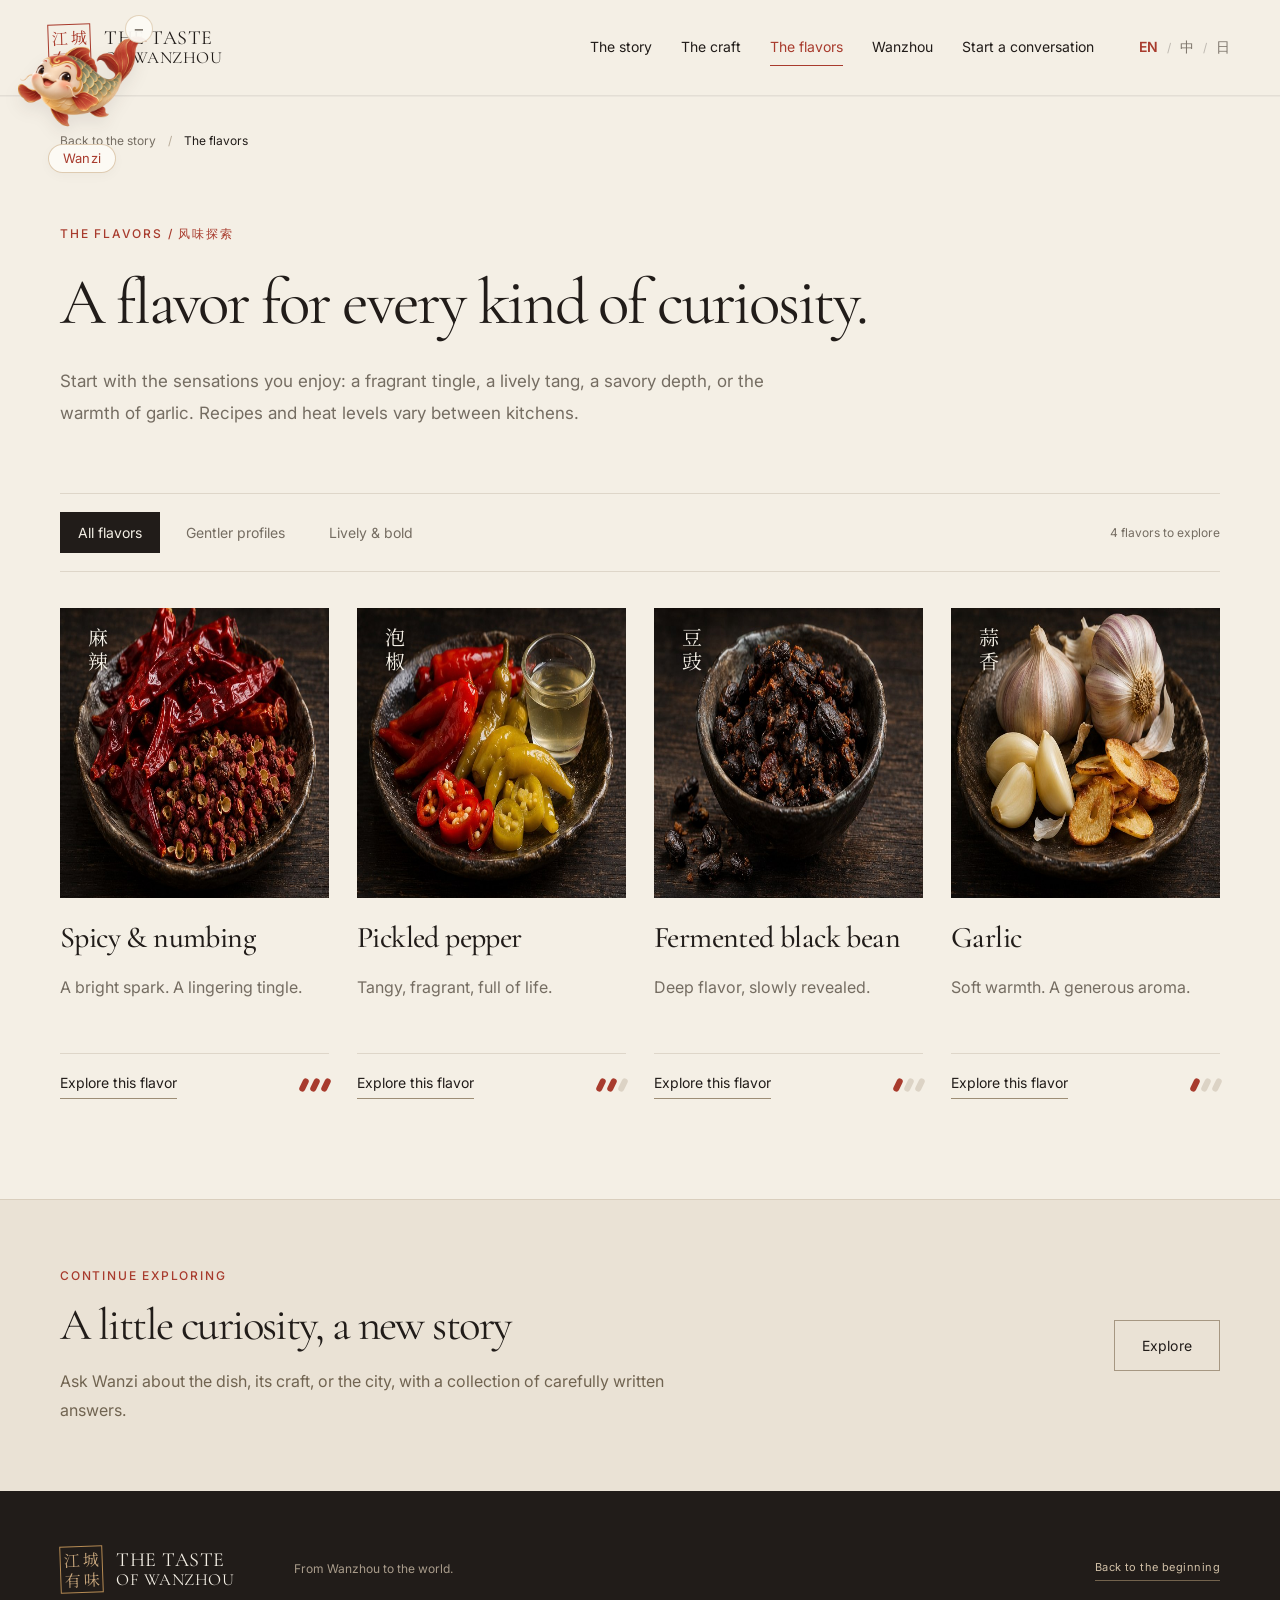
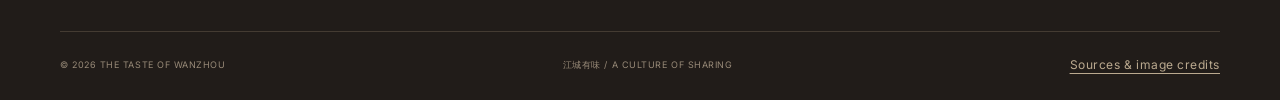
<file: flavors.html>
<!doctype html>
<html lang="en">
<head>
<meta charset="UTF-8">
<meta name="viewport" content="width=device-width, initial-scale=1">
<meta name="theme-color" content="#211c19">
<meta name="description" content="Discover mala, pickled pepper, fermented black bean and garlic flavors.">
<title>The Flavors · The Taste of Wanzhou</title>
<link rel="icon" href="assets/favicon.svg" type="image/svg+xml">
<link rel="preconnect" href="https://fonts.googleapis.com">
<link rel="preconnect" href="https://fonts.gstatic.com" crossorigin>
<link href="https://fonts.googleapis.com/css2?family=Cormorant+Garamond:ital,wght@0,400;0,500;0,600;1,400;1,500&family=Inter:wght@400;450;500;600&family=Noto+Serif+SC:wght@400;500;600&display=swap" rel="stylesheet">
<link rel="stylesheet" href="styles.css">
<link rel="stylesheet" href="pages.css">
<link rel="stylesheet" href="ai-chat.css">
<link rel="stylesheet" href="mascot.css">
<script src="content.js" defer></script>
<script src="pages-content.js" defer></script>
<script src="ai-content.js" defer></script>
<script src="ai-chat.js" defer></script>
<script src="pages-app.js" defer></script>
<script src="mascot.js" defer></script>
</head>
<body data-page="flavors">
<a class="skip-link" href="#main-content">Skip to content</a>
<header class="site-header" id="top">
    <a class="brand" href="index.html" aria-label="The Taste of Wanzhou — home">
      <span class="brand-seal" aria-hidden="true">江城<br>有味</span>
      <span class="brand-wordmark">THE TASTE<br><span>OF WANZHOU</span></span>
    </a>
    <nav class="main-nav" aria-label="Main navigation" id="main-nav">
      <a href="index.html#about" data-nav="home" data-i18n="navAbout">The story</a>
      <a href="craft.html" data-nav="craft" data-i18n="navCraft">The craft</a>
      <a href="flavors.html" data-nav="flavors" data-i18n="navFlavors">The flavors</a>
      <a href="wanzhou.html" data-nav="wanzhou" data-i18n="navCity">Wanzhou</a>
      <a href="explore.html" data-nav="explore" data-i18n="navExplore">Start a conversation</a>
    </nav>
    <div class="header-actions">
      <div class="language-switch" aria-label="Website language">
        <button type="button" data-lang="en" class="active" aria-pressed="true">EN</button><span>/</span>
        <button type="button" data-lang="zh" aria-pressed="false">中</button><span>/</span>
        <button type="button" data-lang="ja" aria-pressed="false">日</button>
      </div>
      <button class="menu-toggle" type="button" aria-expanded="false" aria-controls="main-nav" aria-label="Open menu"><span></span><span></span></button>
    </div>
  </header>
<main id="main-content" class="page-main" tabindex="-1"><nav class="breadcrumbs container" aria-label="Breadcrumb"><a href="index.html" data-i18n="backHome">Back to the story</a><span class="breadcrumb-divider" aria-hidden="true">/</span><span id="breadcrumb-current" aria-current="page" data-i18n="navFlavors">The flavors</span></nav><div class="page-intro container"><p class="eyebrow">THE FLAVORS / 风味探索</p><h1 id="page-title" class="display-title" data-i18n="flavorsPageTitle">A flavor for every kind of curiosity.</h1><p class="page-description" id="page-description" data-i18n="flavorsPageIntro">Start with the sensations you enjoy: a fragrant tingle, a lively tang, a savory depth, or the warmth of garlic. Recipes and heat levels vary between kitchens.</p></div><section class="container page-section"><div class="flavor-toolbar"><nav id="flavor-filters" class="filter-links" aria-label="Flavor heat preference"></nav><p id="filter-result" role="status"></p></div><div class="flavor-grid flavor-directory" id="flavor-grid"></div></section><section class="next-destination"><div class="container"><div><p class="eyebrow" data-i18n="continueExploring">Continue exploring</p><h2 class="display-title" data-i18n="homeGuideTitle">A little curiosity, a new story</h2><p data-i18n="homeGuideBody">Ask Wanzi about the dish, its craft, or the city, with a collection of carefully written answers.</p></div><a class="button button-outline" href="explore.html" data-i18n="enterLabel">Explore</a></div></section></main>
<footer class="site-footer"><div class="container"><div class="footer-top"><a class="brand footer-brand" href="index.html"><span class="brand-seal" aria-hidden="true">江城<br>有味</span><span class="brand-wordmark">THE TASTE<br><span>OF WANZHOU</span></span></a><p data-i18n="footerTagline">From Wanzhou to the world.</p><a class="footer-back" href="#top" data-i18n="footerBack">Back to the beginning</a></div><div class="footer-bottom"><span>© 2026 THE TASTE OF WANZHOU</span><span>江城有味 / A CULTURE OF SHARING</span><a href="credits.html" data-i18n="footerSources">Sources &amp; image credits</a></div></div></footer>
<noscript><p class="container">Please enable JavaScript for language switching and the culture guide. 请启用 JavaScript 以使用语言切换和文化问答。</p></noscript>
</body>
</html>
</file>
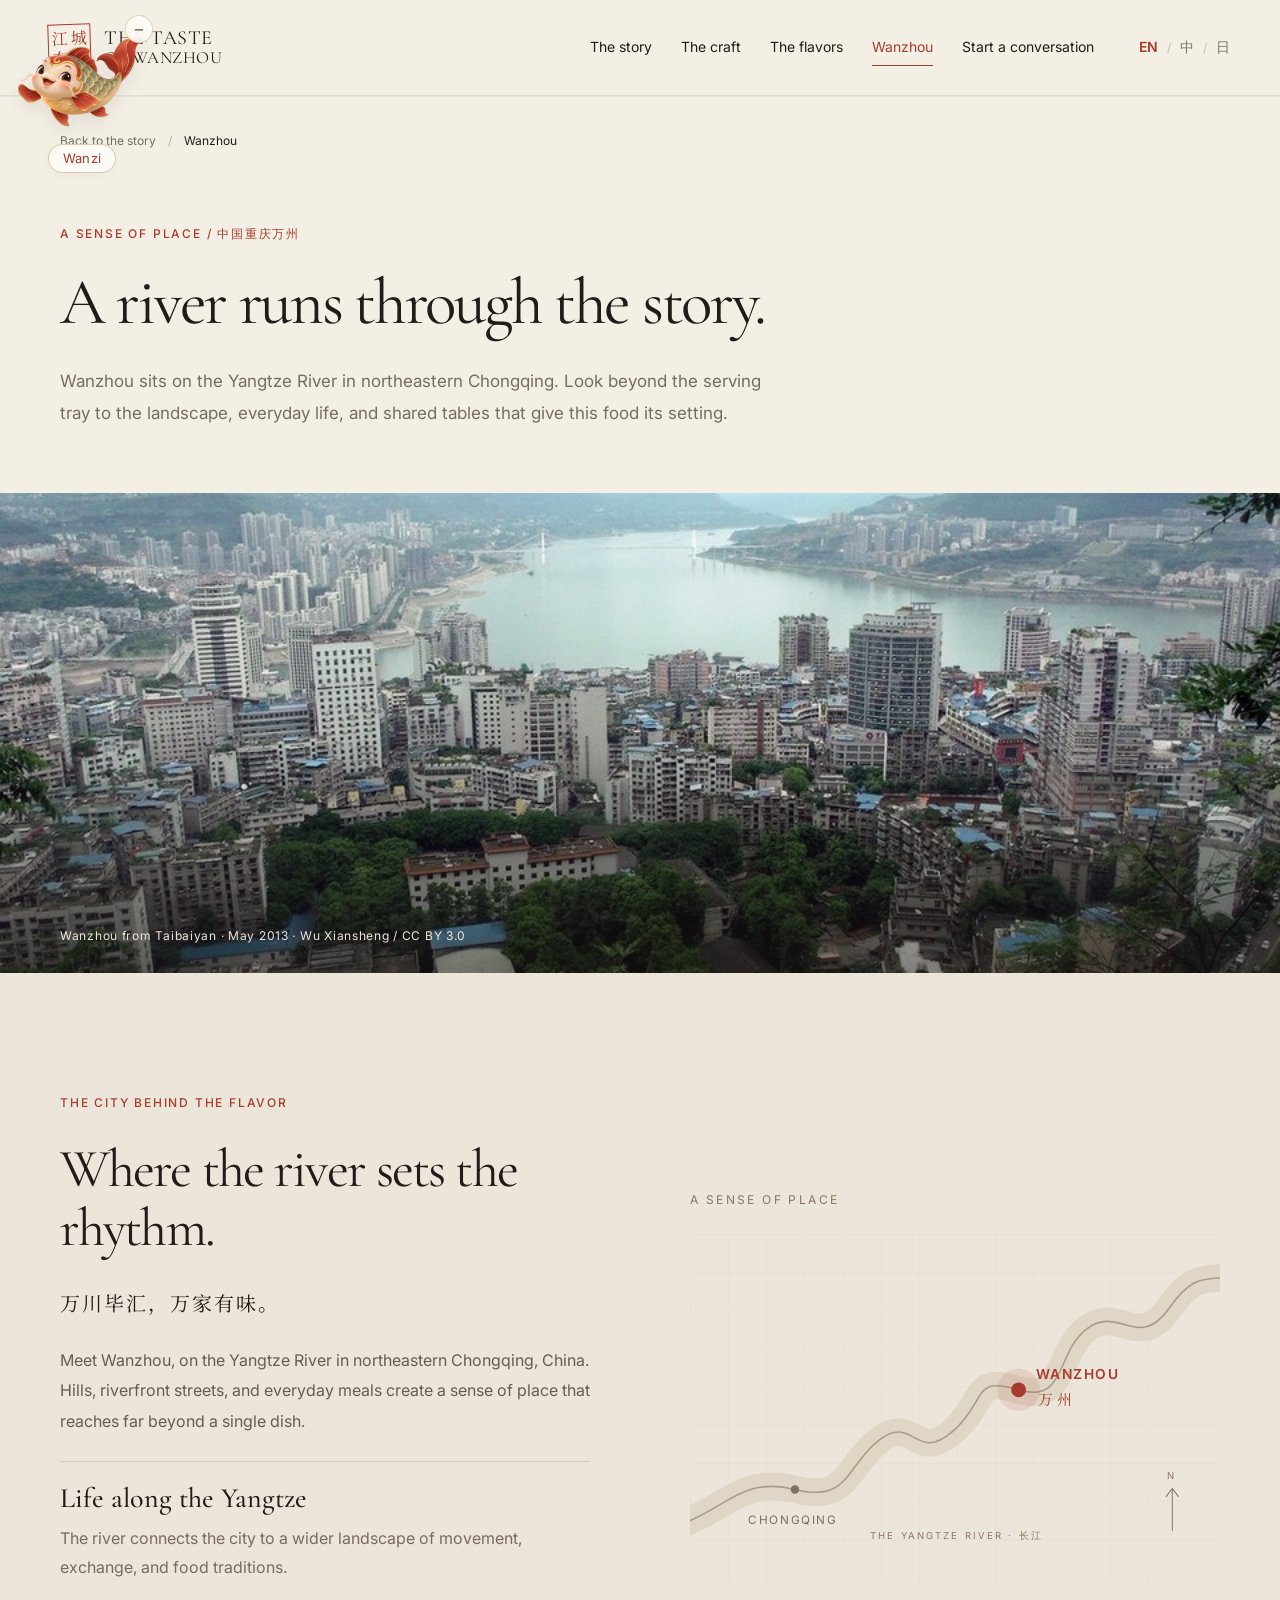
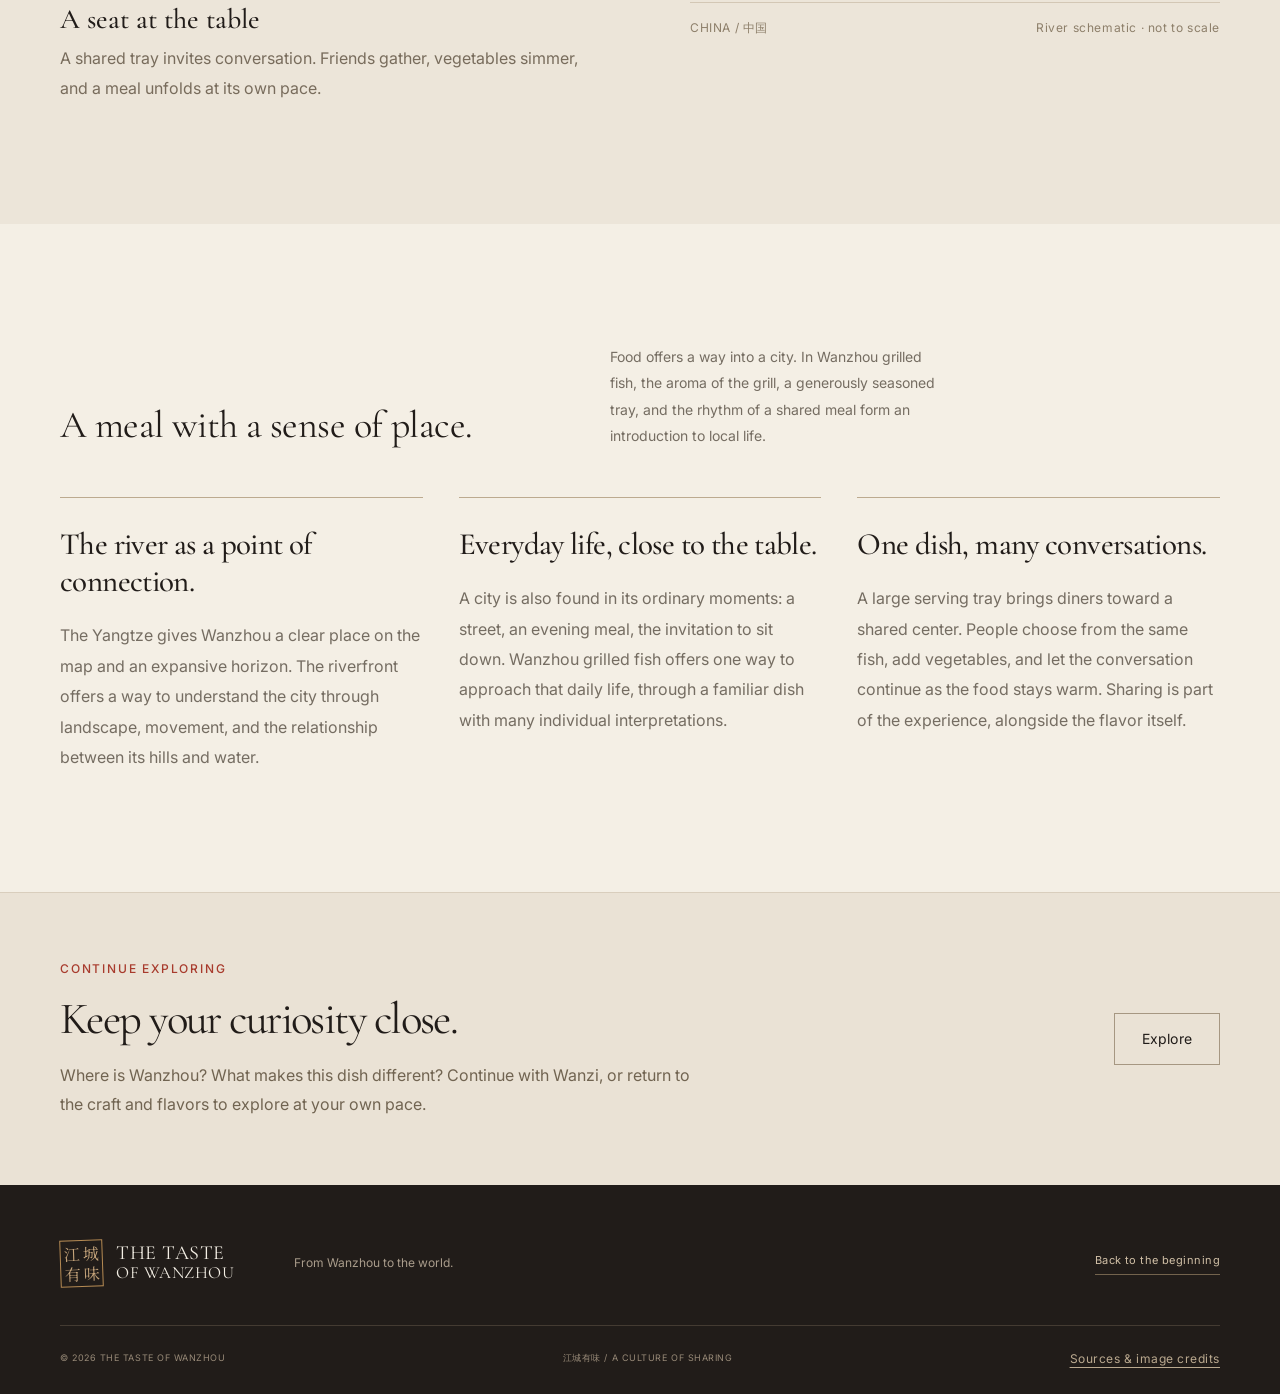
<file: wanzhou.html>
<!doctype html>
<html lang="en">
<head>
<meta charset="UTF-8">
<meta name="viewport" content="width=device-width, initial-scale=1">
<meta name="theme-color" content="#211c19">
<meta name="description" content="Meet the Yangtze riverside city in northeastern Chongqing behind the dish.">
<title>Wanzhou · The Taste of Wanzhou</title>
<link rel="icon" href="assets/favicon.svg" type="image/svg+xml">
<link rel="preconnect" href="https://fonts.googleapis.com">
<link rel="preconnect" href="https://fonts.gstatic.com" crossorigin>
<link href="https://fonts.googleapis.com/css2?family=Cormorant+Garamond:ital,wght@0,400;0,500;0,600;1,400;1,500&family=Inter:wght@400;450;500;600&family=Noto+Serif+SC:wght@400;500;600&display=swap" rel="stylesheet">
<link rel="stylesheet" href="styles.css">
<link rel="stylesheet" href="pages.css">
<link rel="stylesheet" href="ai-chat.css">
<link rel="stylesheet" href="mascot.css">
<script src="content.js" defer></script>
<script src="pages-content.js" defer></script>
<script src="ai-content.js" defer></script>
<script src="ai-chat.js" defer></script>
<script src="pages-app.js" defer></script>
<script src="mascot.js" defer></script>
</head>
<body data-page="wanzhou">
<a class="skip-link" href="#main-content">Skip to content</a>
<header class="site-header" id="top">
    <a class="brand" href="index.html" aria-label="The Taste of Wanzhou — home">
      <span class="brand-seal" aria-hidden="true">江城<br>有味</span>
      <span class="brand-wordmark">THE TASTE<br><span>OF WANZHOU</span></span>
    </a>
    <nav class="main-nav" aria-label="Main navigation" id="main-nav">
      <a href="index.html#about" data-nav="home" data-i18n="navAbout">The story</a>
      <a href="craft.html" data-nav="craft" data-i18n="navCraft">The craft</a>
      <a href="flavors.html" data-nav="flavors" data-i18n="navFlavors">The flavors</a>
      <a href="wanzhou.html" data-nav="wanzhou" data-i18n="navCity">Wanzhou</a>
      <a href="explore.html" data-nav="explore" data-i18n="navExplore">Start a conversation</a>
    </nav>
    <div class="header-actions">
      <div class="language-switch" aria-label="Website language">
        <button type="button" data-lang="en" class="active" aria-pressed="true">EN</button><span>/</span>
        <button type="button" data-lang="zh" aria-pressed="false">中</button><span>/</span>
        <button type="button" data-lang="ja" aria-pressed="false">日</button>
      </div>
      <button class="menu-toggle" type="button" aria-expanded="false" aria-controls="main-nav" aria-label="Open menu"><span></span><span></span></button>
    </div>
  </header>
<main id="main-content" class="page-main" tabindex="-1"><nav class="breadcrumbs container" aria-label="Breadcrumb"><a href="index.html" data-i18n="backHome">Back to the story</a><span class="breadcrumb-divider" aria-hidden="true">/</span><span id="breadcrumb-current" aria-current="page" data-i18n="navCity">Wanzhou</span></nav><div class="page-intro container"><p class="eyebrow">A SENSE OF PLACE / 中国重庆万州</p><h1 id="page-title" class="display-title" data-i18n="cityPageTitle">A river runs through the story.</h1><p class="page-description" id="page-description" data-i18n="cityPageIntro">Wanzhou sits on the Yangtze River in northeastern Chongqing. Look beyond the serving tray to the landscape, everyday life, and shared tables that give this food its setting.</p></div><section class="city" id="wanzhou" aria-labelledby="city-title">
      <div class="city-image"><img src="assets/wanzhou.jpg" alt="The Yangtze River and Wanzhou seen from Taibaiyan, photographed in May 2013 by Wu Xiansheng" loading="lazy"><span class="city-image-caption" data-i18n="cityPhotoCaption">Wanzhou from Taibaiyan · May 2013 · Wu Xiansheng / CC BY 3.0</span></div>
      <div class="city-content container section-pad">
        <div class="city-copy reveal"><p class="eyebrow" data-i18n="cityEyebrow">The city behind the flavor</p><h2 class="display-title" id="city-title" data-i18n="cityTitle">Where the river sets the rhythm.</h2><p class="chinese-heading" lang="zh">万川毕汇，万家有味。</p><p data-i18n="cityBody">Meet Wanzhou, on the Yangtze River in northeastern Chongqing, China. Hills, riverfront streets, and everyday meals create a sense of place that reaches far beyond a single dish.</p><div class="city-details"><div><h3 data-i18n="cityRiver">Life along the Yangtze</h3><p data-i18n="cityRiverBody">The river connects the city to a wider landscape of movement, exchange, and food traditions.</p></div><div><h3 data-i18n="cityLife">A seat at the table</h3><p data-i18n="cityLifeBody">A shared tray invites conversation. Friends gather, vegetables simmer, and a meal unfolds at its own pace.</p></div></div></div>
        <div class="river-map reveal"><span class="map-top-label">A SENSE OF PLACE</span><svg viewBox="0 0 500 330" role="img" aria-label="Schematic of the Yangtze connecting Chongqing and Wanzhou"><defs><pattern id="mapgrid" width="36" height="36" patternUnits="userSpaceOnUse"><path d="M36 0H0V36" fill="none" stroke="#c9bca8" stroke-width=".5"/></pattern></defs><rect width="500" height="330" fill="url(#mapgrid)" opacity=".45"/><path d="M-20 278C35 261 47 228 99 241S147 218 179 194S213 216 247 187S265 133 310 147S345 111 375 89S423 111 452 70S490 50 525 35" fill="none" stroke="#dfd6c6" stroke-width="26"/><path d="M-20 278C35 261 47 228 99 241S147 218 179 194S213 216 247 187S265 133 310 147S345 111 375 89S423 111 452 70S490 50 525 35" fill="none" stroke="#a89c87" stroke-width="1.5"/><circle cx="99" cy="241" r="4" fill="#7d7261"/><text x="55" y="274" class="map-city">CHONGQING</text><circle cx="310" cy="147" r="20" fill="#a83b2d" opacity=".12"/><circle cx="310" cy="147" r="7" fill="#a83b2d"/><text x="326" y="137" class="map-city map-wanzhou">WANZHOU</text><text x="328" y="161" class="map-chinese">万州</text><text x="170" y="288" class="map-river">THE YANGTZE RIVER · 长江</text><path d="M455 240v40m-6-32 6-8 6 8" fill="none" stroke="#8a7a62"/><text x="450" y="231" class="map-north">N</text></svg><div class="map-caption"><span>CHINA / 中国</span><span data-i18n="cityMapLabel">River schematic · not to scale</span></div></div>
      </div>
    </section><section class="city-editorial container section-pad"><div class="section-heading"><h2 class="display-title" data-i18n="cityCultureTitle">A meal with a sense of place.</h2><p class="section-intro" data-i18n="cityCultureBody">Food offers a way into a city. In Wanzhou grilled fish, the aroma of the grill, a generously seasoned tray, and the rhythm of a shared meal form an introduction to local life.</p></div><div class="city-story-grid" id="city-stories"></div></section><section class="next-destination"><div class="container"><div><p class="eyebrow" data-i18n="continueExploring">Continue exploring</p><h2 class="display-title" data-i18n="cityGuideTitle">Keep your curiosity close.</h2><p data-i18n="cityGuideBody">Where is Wanzhou? What makes this dish different? Continue with Wanzi, or return to the craft and flavors to explore at your own pace.</p></div><a class="button button-outline" href="explore.html" data-i18n="enterLabel">Explore</a></div></section></main>
<footer class="site-footer"><div class="container"><div class="footer-top"><a class="brand footer-brand" href="index.html"><span class="brand-seal" aria-hidden="true">江城<br>有味</span><span class="brand-wordmark">THE TASTE<br><span>OF WANZHOU</span></span></a><p data-i18n="footerTagline">From Wanzhou to the world.</p><a class="footer-back" href="#top" data-i18n="footerBack">Back to the beginning</a></div><div class="footer-bottom"><span>© 2026 THE TASTE OF WANZHOU</span><span>江城有味 / A CULTURE OF SHARING</span><a href="credits.html" data-i18n="footerSources">Sources &amp; image credits</a></div></div></footer>
<noscript><p class="container">Please enable JavaScript for language switching and the culture guide. 请启用 JavaScript 以使用语言切换和文化问答。</p></noscript>
</body>
</html>
</file>
<file: styles.css>
:root{--ink:#211c19;--red:#a83b2d;--cream:#f4efe5;--gold:#b58a53;--muted:#756d62;--line:#ded6c9;--serif:'Cormorant Garamond','Noto Serif SC',Georgia,serif;--sans:'Inter','Microsoft YaHei',Arial,sans-serif;--chinese:'Noto Serif SC','SimSun',serif}
*{box-sizing:border-box}html{scroll-behavior:smooth;scroll-padding-top:88px}body{margin:0;background:var(--cream);color:var(--ink);font-family:var(--sans);font-size:16px;line-height:1.75;-webkit-font-smoothing:antialiased}body:has(dialog[open]){overflow:hidden}button,input{font:inherit}button,a{-webkit-tap-highlight-color:transparent}button{cursor:pointer}a{color:inherit;text-decoration:none}img{display:block;max-width:100%;object-fit:cover}button{color:inherit}button:focus-visible,a:focus-visible,input:focus-visible,[tabindex]:focus-visible{outline:2px solid var(--red);outline-offset:5px}button{border-radius:0}::selection{background:var(--red);color:var(--cream)}.container{max-width:1280px;width:calc(100% - 120px);margin:0 auto}.section-pad{padding-top:120px;padding-bottom:120px}.eyebrow{font-size:12px;letter-spacing:.2em;line-height:1.7;text-transform:uppercase;color:var(--red);font-weight:500;margin:0 0 25px}.display-title{font-family:var(--serif);font-size:clamp(45px,4.2vw,66px);line-height:1.04;font-weight:400;letter-spacing:-.035em;margin:0 0 28px}.chinese-heading{font-family:var(--chinese);font-size:20px;letter-spacing:.1em;margin:0 0 25px}.secondary-copy{color:var(--muted)}.visually-hidden{position:absolute;width:1px;height:1px;padding:0;margin:-1px;overflow:hidden;clip:rect(0,0,0,0);white-space:nowrap;border:0}.skip-link{position:fixed;top:-100px;left:20px;z-index:200;background:var(--cream);padding:10px 20px}.skip-link:focus{top:10px}
.site-header{height:96px;display:flex;align-items:center;justify-content:space-between;padding:0 48px;gap:24px;background:var(--cream);position:relative;z-index:30;border-bottom:1px solid rgba(33,28,25,.08)}.brand{display:flex;align-items:center;gap:13px;flex:none}.brand-seal{width:43px;height:47px;display:flex;align-items:center;justify-content:center;text-align:center;font-family:var(--chinese);font-size:16px;letter-spacing:3px;line-height:1.2;color:var(--red);border:1.5px solid var(--red);padding-left:3px;transform:rotate(-2deg)}.brand-wordmark{font-family:var(--serif);font-size:20px;line-height:.95;letter-spacing:.025em}.brand-wordmark span{font-size:17px;letter-spacing:.03em}.main-nav{display:flex;align-items:center;gap:29px;margin-left:auto}.main-nav a{font-size:13px;white-space:nowrap;position:relative;padding:7px 0}.main-nav a:after{content:'';position:absolute;left:0;bottom:1px;height:1px;width:0;background:var(--red);transition:width .2s}.main-nav a:hover:after,.main-nav a.active:after{width:100%}.header-actions{display:flex;gap:15px;align-items:center;margin-left:19px}.language-switch{display:flex;align-items:center;gap:7px;font-size:12px}.language-switch span{opacity:.25}.language-switch button{border:0;background:none;padding:5px 2px;color:#7d756b;font-size:13px}.language-switch button.active{color:var(--red);font-weight:600}.menu-toggle{display:none;border:0;background:none;width:28px;padding:4px 0}.menu-toggle span{display:block;height:1px;background:var(--ink);margin:6px 0}
.hero{position:relative;min-height:730px;height:calc(100svh - 96px);max-height:1000px;background:var(--ink);color:var(--cream);overflow:hidden}.hero-image{position:absolute;width:100%;height:100%;object-position:center}.hero-shade{position:absolute;inset:0;background:linear-gradient(90deg,rgba(18,15,13,.79) 0%,rgba(18,15,13,.62) 32%,rgba(18,15,13,.07) 80%),linear-gradient(0deg,rgba(15,13,11,.6),transparent 30%)}.hero-content{position:relative;padding-top:clamp(80px,11.5vh,150px);z-index:2}.hero-eyebrow{color:#dac3a1;display:flex;align-items:center;gap:15px;font-size:11px;letter-spacing:.2em;margin-bottom:33px}.small-line{width:28px;height:1px;background:var(--gold);display:block}.hero h1{font-family:var(--serif);font-weight:400;font-size:clamp(65px,7.45vw,116px);letter-spacing:-.037em;line-height:.98;margin:0 0 26px;max-width:850px}.hero h1 em{font-weight:400;color:#e6c9a3}.hero-chinese{font-family:var(--chinese);font-size:21px;letter-spacing:.2em;margin:0 0 19px}.hero-description{font-size:15px;max-width:415px;color:#d4cbc0;line-height:1.8;margin:0 0 33px}.hero-buttons{display:flex;gap:13px}.button{display:inline-flex;align-items:center;justify-content:center;font-size:12px;letter-spacing:.045em;line-height:1.4;min-height:49px;padding:15px 27px;transition:background .25s,border-color .25s}.button-red{background:var(--red);color:white;border:1px solid var(--red)}.button-red:hover{background:#853025;border-color:#853025}.button-outline{border:1px solid #817366;color:var(--cream)}.button-outline:hover{background:var(--red);border-color:var(--red)}.hero-vertical{position:absolute;right:36px;top:105px;writing-mode:vertical-rl;font-family:var(--chinese);font-size:16px;letter-spacing:.35em;color:rgba(244,239,229,.65)}.hero-bottom{position:absolute;bottom:32px;left:0;right:0;display:flex;justify-content:space-between;align-items:center;font-size:10px;letter-spacing:.14em;color:#d3c9bc}.scroll-cue{display:flex;align-items:center;gap:12px}.scroll-line{height:33px;width:1px;background:linear-gradient(transparent,#d3c9bc)}.hero-location{display:flex;align-items:center;gap:8px}.pin-icon{width:8px;height:8px;border:1px solid var(--gold);border-radius:50%;position:relative}.brand-strip{display:flex;justify-content:center;align-items:center;gap:44px;height:104px;border-bottom:1px solid var(--line);font-size:10px;letter-spacing:.21em;color:#756b5c}.brand-strip svg{width:90px;height:32px;color:var(--gold)}
.about{display:grid;grid-template-columns:1fr 1fr;gap:100px;align-items:center}.about-visual{position:relative;padding-bottom:25px}.photo-frame{height:520px;overflow:hidden;background:var(--ink)}.photo-frame img{width:100%;height:100%;object-position:79% 50%;transform:scale(1.14)}.image-stamp{position:absolute;right:-27px;bottom:64px;width:120px;height:120px;border-radius:50%;background:var(--cream);border:1px solid var(--gold);outline:7px solid var(--cream);display:flex;align-items:center;justify-content:center;flex-direction:column}.image-stamp>span{font-family:var(--chinese);font-size:33px;line-height:1.5;color:var(--red)}.image-stamp small{text-align:center;font-size:8px;line-height:1.6;letter-spacing:.17em;color:var(--muted)}.image-caption{display:flex;align-items:center;gap:10px;margin:18px 0 0;color:var(--muted);font-size:11px;letter-spacing:.02em}.caption-line{width:27px;height:1px;background:var(--gold)}.about-copy>p:not(.eyebrow):not(.chinese-heading){font-size:15px;line-height:1.9}.about-tags{display:flex;gap:10px;flex-wrap:wrap;margin-top:29px;padding-top:25px;border-top:1px solid var(--line)}.about-tags span{font-size:11px;letter-spacing:.025em}.about-tags span+span:before{content:'·';padding-right:10px;color:var(--gold)}
.section-heading{display:flex;align-items:end;justify-content:space-between;gap:50px;margin-bottom:45px}.section-heading .display-title{margin-bottom:0}.section-intro{font-size:14px;line-height:1.9;color:var(--muted);max-width:330px;padding-bottom:3px;margin:0}.craft{background:var(--ink);color:var(--cream);position:relative}.craft .eyebrow{color:#c5a47b}.craft .section-intro{color:#b3a89a}.craft-tabs{display:grid;grid-template-columns:repeat(4,1fr);margin-bottom:38px;border-top:1px solid #4a4036;border-bottom:1px solid #4a4036}.craft-tab{background:none;color:#a3998d;border:0;border-top:2px solid transparent;margin-top:-1px;padding:25px 20px;text-align:left;display:flex;gap:16px;align-items:center;transition:background .2s,color .2s;position:relative}.craft-tab+.craft-tab:before{content:'';position:absolute;left:0;height:26px;width:1px;background:#4a4036}.craft-tab>span{font-family:var(--serif);font-size:25px;color:#99826a}.craft-tab strong{display:block;font-size:12px;letter-spacing:.075em;font-weight:400}.craft-tab small{display:block;font-family:var(--chinese);font-size:12px;letter-spacing:.08em;margin-top:4px}.craft-tab[aria-selected=true]{border-top-color:var(--gold);color:var(--cream);background:#2b241f}.craft-tab:hover{background:#2b241f;color:var(--cream)}.craft-body{display:grid;grid-template-columns:1.2fr 1fr;gap:75px;align-items:center}.craft-photo{height:370px;position:relative;background-image:url('assets/ingredients-web.jpg');background-size:200% 200%;background-position:100% 100%;background-color:#161412;transition:background-image .3s}.craft-photo.serving{background-image:url('assets/hero-web.jpg');background-size:cover;background-position:center}.craft-photo-caption{position:absolute;left:22px;bottom:20px;font-family:var(--chinese);font-size:16px;letter-spacing:.16em;color:#f4efe5;text-shadow:0 1px 10px black}.craft-step-index{font-family:var(--serif);font-style:italic;color:#b58a53;font-size:46px;line-height:1}.craft-copy h3{font-family:var(--serif);font-size:38px;font-weight:400;line-height:1.2;letter-spacing:-.02em;margin:12px 0 20px}.craft-copy>p{font-size:14px;line-height:1.85;color:#c0b5a7;margin:0}.craft-cultural{border-top:1px solid #4a4036;margin-top:25px;padding-top:20px;display:flex;gap:14px}.craft-cultural p{font-size:12px;color:#a79a89;margin:0;line-height:1.8}.spark-icon{font-size:25px;color:var(--gold);line-height:1.5}.craft-note{font-size:11px;color:#9c8e7d;margin:25px 0 0;text-align:right;letter-spacing:.015em}
.flavor-grid{display:grid;grid-template-columns:repeat(4,1fr);gap:24px}.flavor-card{border:0;background:none;padding:0;text-align:left;display:flex;flex-direction:column;min-width:0;transition:transform .3s}.flavor-card:hover{transform:translateY(-6px)}.flavor-card:focus-visible{outline-offset:8px}.ingredient-photo{background-image:url('assets/ingredients-web.jpg');background-size:200% 200%;background-color:var(--ink)}.flavor-image{width:100%;height:275px;position:relative;overflow:hidden;transition:filter .25s}.flavor-card:hover .flavor-image{filter:brightness(1.13)}.flavor-image>span{position:absolute;left:20px;top:19px;font-family:var(--chinese);writing-mode:vertical-rl;font-size:20px;letter-spacing:.2em;color:#f4efe5;text-shadow:0 1px 6px #000}.flavor-card h3{font-family:var(--serif);font-size:28px;font-weight:500;margin:20px 0 4px;line-height:1.2;letter-spacing:-.02em}.flavor-card p{font-size:12px;color:var(--muted);line-height:1.7;margin:10px 0 15px;min-height:42px}.flavor-card-bottom{display:flex;align-items:center;justify-content:space-between;margin-top:auto;border-top:1px solid var(--line);padding-top:14px;width:100%}.flavor-action{font-size:11px;text-transform:uppercase;letter-spacing:.08em;border-bottom:1px solid #9d8d75;padding-bottom:2px}.heat-meter{display:flex;align-items:center;gap:4px}.heat-meter span{width:5px;height:13px;border-radius:5px;transform:rotate(26deg);background:#dcd3c5}.heat-meter span.on{background:var(--red)}
.city{background:#ece5d9}.city-image{height:450px;position:relative;background:#6b706a;overflow:hidden}.city-image img{width:100%;height:100%;object-position:center 52%;filter:saturate(.7)}.city-image:after{content:'';position:absolute;inset:50% 0 0;background:linear-gradient(transparent,rgba(27,24,20,.55))}.city-image-caption{position:absolute;left:60px;bottom:27px;z-index:1;color:#eee6da;font-size:10px;letter-spacing:.2em}.city-content{display:grid;grid-template-columns:1fr 1fr;gap:100px;align-items:center}.city-copy>p:not(.eyebrow):not(.chinese-heading){font-size:15px;line-height:1.9;color:#675d50}.city-details{margin-top:25px;border-top:1px solid #d4c9b9}.city-details>div{padding:20px 0 0}.city-details h3{font-family:var(--serif);font-size:24px;font-weight:500;line-height:1.2;margin:0 0 8px}.city-details p{font-size:12px;line-height:1.8;color:#786c5c;margin:0}.river-map{position:relative;padding-top:25px}.map-top-label{font-size:10px;letter-spacing:.2em;color:#8a7961}.river-map svg{width:100%;margin:22px 0 10px}.map-city{font-family:var(--sans);font-size:11px;letter-spacing:1.5px;fill:#7b705e}.map-wanzhou{fill:#a83b2d;font-size:13px;font-weight:600}.map-chinese{fill:#a83b2d;font-family:var(--chinese);font-size:14px;letter-spacing:4px}.map-river{font-size:9px;letter-spacing:2px;fill:#8c7a5e}.map-north{font-size:9px;fill:#8c7a5e}.map-caption{display:flex;justify-content:space-between;gap:20px;border-top:1px solid #d3c7b5;padding-top:15px;font-size:9px;letter-spacing:.05em;color:#8d7f6a}
.explore{display:grid;grid-template-columns:1fr 1.15fr;gap:100px;align-items:center}.explore-copy>p:not(.eyebrow):not(.chinese-heading){font-size:15px;color:var(--muted);max-width:400px;line-height:1.85}.explore-signature{display:flex;gap:17px;align-items:center;margin-top:36px;font-family:var(--serif);font-size:20px;line-height:1.4}.explore-signature svg{width:65px;height:44px;stroke:var(--red);stroke-width:1;fill:none}.explore-signature small{font-family:var(--sans);font-size:9px;letter-spacing:.13em;color:#8d7c67}.assistant-card{background:#fcfaf5;border:1px solid var(--line);box-shadow:0 16px 45px rgba(53,37,20,.045);padding:26px 28px}.assistant-header{display:flex;gap:12px;align-items:center;border-bottom:1px solid #e6dfd3;padding-bottom:21px}.assistant-avatar{border:1px solid var(--gold);color:var(--red);font-family:var(--chinese);font-size:20px;width:42px;height:42px;display:flex;justify-content:center;align-items:center;border-radius:50%;flex:none}.assistant-header>div{flex:1}.assistant-header strong{display:block;font-family:var(--serif);font-size:23px;font-weight:500;line-height:1.2}.assistant-header>div>span{display:block;font-size:10px;color:var(--muted);margin-top:3px}.demo-badge{font-size:8px;letter-spacing:.1em;color:#8d7960;padding:4px 7px;border:1px solid #ded2bf}.chat-transcript{padding:24px 0 10px;max-height:330px;min-height:113px;overflow-y:auto;scrollbar-width:thin}.chat-message{font-size:13px;line-height:1.85;max-width:94%;padding:13px 17px;background:#f0eae0;margin:0 0 12px;color:#51483d}.chat-message.user{background:#a83b2d;color:white;margin-left:auto;max-width:85%}.chat-message p{margin:0;white-space:pre-wrap}.suggested-questions{display:flex;flex-wrap:wrap;gap:8px;margin:10px 0 24px}.suggested-questions button{border:1px solid #ded5c7;background:none;padding:7px 12px;font-size:11px;line-height:1.5;color:#6d6050;text-align:left;transition:border-color .2s,background .2s}.suggested-questions button:hover{border-color:var(--red);background:#f8f0e7}.chat-form{display:flex;align-items:center;border:1px solid #d8cdbc;padding:5px 6px 5px 14px;gap:8px;background:#fffdf8}.chat-form input{border:0;background:none;min-width:0;width:100%;font-size:12px;outline:none;line-height:1.6;height:34px}.chat-form input::placeholder{color:#9c9180}.chat-form button{background:var(--red);border:0;width:34px;height:34px;display:flex;align-items:center;justify-content:center;flex:none}.chat-form svg{width:20px;height:20px;fill:none;stroke:#f4efe5;stroke-width:1.3}.assistant-footer{padding-top:14px}.chat-language{display:flex;gap:16px}.chat-language button{border:0;background:none;font-size:10px;color:#9d9383;padding:1px 0}.chat-language button.active{color:var(--red);border-bottom:1px solid var(--red)}.assistant-footer p{font-size:9px;color:#9d9383;line-height:1.6;margin:12px 0 0}.closing-banner{background:var(--red);color:var(--cream);text-align:center;padding:70px 25px 78px;position:relative;overflow:hidden}.closing-banner:before,.closing-banner:after{content:'';position:absolute;left:-10%;width:120%;height:230px;border:1px solid rgba(244,239,229,.11);border-radius:50%;transform:rotate(-8deg);pointer-events:none}.closing-banner:before{top:60px}.closing-banner:after{top:87px}.closing-small{font-size:10px;letter-spacing:.22em;position:relative;z-index:1}.closing-banner p{font-family:var(--serif);font-size:clamp(60px,6.2vw,94px);font-weight:400;line-height:.94;margin:28px 0 25px;letter-spacing:-.035em;position:relative;z-index:1}.closing-banner p em{font-weight:400}.closing-chinese{font-family:var(--chinese);font-size:14px;letter-spacing:.15em;position:relative;z-index:1}.site-footer{background:var(--ink);color:var(--cream);padding:55px 0 25px}.footer-top{display:flex;align-items:center;gap:60px;padding-bottom:38px}.footer-brand .brand-seal{color:#c5a47b;border-color:#b58a53}.footer-top p{font-size:12px;line-height:1.9;color:#a99c8b;margin:0}.footer-back{margin-left:auto;font-size:11px;letter-spacing:.04em;color:#d1c0a7;border-bottom:1px solid #73634d;padding-bottom:3px}.footer-bottom{border-top:1px solid #443b32;padding-top:22px;display:flex;justify-content:space-between;gap:20px;align-items:center;font-size:9px;letter-spacing:.06em;color:#988a78}.footer-bottom button{border:0;background:none;font-size:10px;color:#baa98f;padding:0}
dialog{border:0;padding:0;color:var(--ink);background:var(--cream);max-height:88svh;box-shadow:0 30px 100px #0005}dialog::backdrop{background:rgba(20,16,12,.75);backdrop-filter:blur(5px)}.flavor-dialog{width:min(880px,calc(100% - 40px));overflow:auto}.flavor-dialog[open]{display:grid;grid-template-columns:.9fr 1.1fr}.dialog-close{position:absolute;z-index:3;right:15px;top:13px;width:34px;height:34px;background:var(--cream);border:1px solid var(--line);font-size:26px;line-height:1}.dialog-photo{min-height:490px}.dialog-content{padding:50px 40px 30px}.dialog-content .display-title{font-size:45px;margin-bottom:16px}.dialog-content .eyebrow{font-family:var(--chinese);font-size:16px;margin-bottom:10px}.dialog-content>p:not(.eyebrow){font-size:14px;color:var(--muted);line-height:1.8}.dialog-content .heat-meter{margin-bottom:22px}.dialog-content dl{border-top:1px solid var(--line);padding-top:20px}.dialog-content dt{font-size:10px;text-transform:uppercase;letter-spacing:.1em;color:var(--red);margin-bottom:6px}.dialog-content dd{font-size:13px;line-height:1.8;margin:0 0 18px}.credits-dialog{width:min(660px,calc(100% - 40px));padding:50px;overflow:auto}.credits-dialog .display-title{font-size:46px}.credits-dialog p,.credits-dialog li{font-size:14px;color:var(--muted)}.credits-dialog h3{font-family:var(--serif);font-size:24px;font-weight:500;margin:25px 0 10px}.credits-dialog a{color:var(--red);text-decoration:underline;text-underline-offset:3px}.credits-dialog ul{padding-left:20px}
.reveal{opacity:1;transform:none}.js-motion .reveal{opacity:0;transform:translateY(22px);transition:opacity .8s,transform .8s}.js-motion .reveal.visible{opacity:1;transform:none}html[lang=zh] .display-title,html[lang=ja] .display-title{font-family:var(--chinese);font-size:clamp(36px,3.5vw,52px);line-height:1.35;letter-spacing:.02em}html[lang=zh] .hero h1,html[lang=ja] .hero h1{font-family:var(--chinese);font-size:clamp(48px,6vw,84px);line-height:1.25;letter-spacing:.02em}html[lang=zh] .hero h1 em,html[lang=ja] .hero h1 em{font-style:normal}html[lang=zh] .main-nav a,html[lang=ja] .main-nav a{font-size:12px}html[lang=zh] .flavor-card h3,html[lang=ja] .flavor-card h3{font-family:var(--chinese);font-size:24px}html[lang=zh] .craft-copy h3,html[lang=ja] .craft-copy h3{font-family:var(--chinese);font-size:31px;line-height:1.4}
@media(min-width:1600px){.site-header{padding-left:65px;padding-right:65px}.container{max-width:1380px}.hero-content{padding-top:13vh}.hero h1{font-size:122px}}
@media(max-width:1200px){.site-header{padding:0 30px}.main-nav{gap:20px}.header-actions{margin-left:3px}.container{width:calc(100% - 80px)}.about,.city-content,.explore{gap:60px}.section-pad{padding-top:95px;padding-bottom:95px}.hero{min-height:690px}.hero h1{font-size:90px}.hero-content{padding-top:100px}.flavor-grid{gap:20px}.flavor-image{height:240px}.flavor-card h3{font-size:25px}.craft-body{gap:50px}.photo-frame{height:490px}}
@media(max-width:980px){.site-header{height:82px}.brand-wordmark{font-size:18px}.brand-wordmark span{font-size:15px}.brand-seal{width:38px;height:43px;font-size:14px}.main-nav{gap:15px}.main-nav a{font-size:11px}.header-actions{gap:12px}.container{width:calc(100% - 64px)}.hero{height:760px;min-height:650px;max-height:calc(100svh - 82px)}.hero h1{font-size:80px}.hero-content{padding-top:95px}.hero-description{max-width:360px}.hero-eyebrow{font-size:9px}.about,.city-content,.explore{gap:45px}.photo-frame{height:460px}.display-title{font-size:49px}.craft-body{gap:40px}.craft-photo{height:340px}.flavor-grid{gap:18px}.flavor-image{height:215px}.flavor-card h3{font-size:23px}.flavor-card p{font-size:11px}.flavor-action{font-size:9px}.assistant-card{padding:23px}.demo-badge{display:none}.city-image{height:350px}.craft-copy h3{font-size:33px}.image-stamp{width:100px;height:100px;right:-20px}.image-stamp>span{font-size:28px}.section-intro{max-width:250px;font-size:13px}.hero-vertical{right:21px}}
@media(max-width:760px){html{scroll-padding-top:0}.site-header{height:78px;padding:0 24px}.main-nav{display:none;position:absolute;top:78px;left:0;right:0;background:var(--cream);padding:20px 24px 28px;margin:0;box-shadow:0 15px 20px #211c1912}.main-nav.open{display:flex;flex-direction:column;align-items:start;gap:10px}.main-nav a{font-size:15px;padding:8px 0}.menu-toggle{display:block}.header-actions{gap:20px}.container{width:calc(100% - 48px)}.hero{height:calc(100svh - 78px);min-height:650px;max-height:900px}.hero-image{object-position:63% 50%}.hero-shade{background:linear-gradient(90deg,rgba(18,15,13,.78),rgba(18,15,13,.36)),linear-gradient(0deg,rgba(15,13,11,.6),transparent 50%)}.hero-content{padding-top:95px}.hero h1{font-size:clamp(58px,10vw,76px);line-height:1.02}.hero-eyebrow{font-size:9px;letter-spacing:.15em;gap:10px;max-width:290px;line-height:1.8}.hero-chinese{font-size:17px}.hero-description{font-size:14px;max-width:325px}.hero-buttons{flex-wrap:wrap;gap:10px}.button{padding:14px 21px;font-size:11px}.hero-vertical{display:none}.hero-location{display:none}.hero-bottom{bottom:24px}.brand-strip{height:90px;gap:22px;font-size:8px;letter-spacing:.13em;padding:0 15px}.brand-strip svg{width:60px}.section-pad{padding-top:76px;padding-bottom:76px}.about{grid-template-columns:1fr;gap:45px}.photo-frame{height:430px}.image-stamp{right:18px;bottom:68px}.display-title{font-size:49px}.about-copy{max-width:530px}.about-copy>.eyebrow{margin-bottom:20px}.eyebrow{font-size:10px;letter-spacing:.16em}.chinese-heading{font-size:17px}.about-copy>p:not(.eyebrow):not(.chinese-heading){font-size:14px}.section-heading{display:block;margin-bottom:35px}.section-intro{margin-top:23px;max-width:340px}.craft-tabs{margin-bottom:25px}.craft-tab{display:block;text-align:center;padding:17px 4px}.craft-tab>span{font-size:22px}.craft-tab strong{font-size:9px;letter-spacing:.03em;margin-top:6px}.craft-tab small{font-size:10px;margin-top:5px}.craft-body{grid-template-columns:1fr;gap:30px}.craft-photo{height:330px}.craft-step-index{font-size:36px}.craft-copy h3{font-size:34px;margin-top:8px}.craft-copy>p{font-size:14px}.craft-cultural p{font-size:12px}.craft-note{text-align:left;font-size:10px;margin-top:26px}.flavor-grid{grid-template-columns:1fr 1fr;gap:35px 20px}.flavor-image{height:260px}.flavor-card h3{font-size:27px}.flavor-card p{font-size:12px;min-height:40px}.flavor-action{font-size:10px}.city-image{height:320px}.city-image-caption{left:24px;font-size:8px;bottom:20px}.city-content{grid-template-columns:1fr;gap:45px}.city-details{display:grid;grid-template-columns:1fr 1fr;gap:25px}.city-details h3{font-size:23px}.river-map{max-width:520px;width:100%;padding-top:5px}.explore{grid-template-columns:1fr;gap:40px}.explore-copy>p:not(.eyebrow):not(.chinese-heading){max-width:520px;font-size:14px}.explore-signature{margin-top:25px}.assistant-card{padding:23px}.assistant-header>div>span{font-size:10px}.chat-message{font-size:13px}.suggested-questions button{font-size:12px}.chat-form input{font-size:13px}.assistant-footer p{font-size:10px}.chat-language button{font-size:12px}.closing-banner{padding:60px 24px}.closing-banner p{font-size:70px}.closing-small{font-size:8px}.closing-chinese{font-size:12px}.footer-top{gap:27px;flex-wrap:wrap;align-items:start}.footer-top p{font-size:11px;max-width:200px}.footer-back{margin-left:0;font-size:11px}.footer-bottom{flex-wrap:wrap;font-size:8px;gap:13px}.footer-bottom>span:nth-child(2){display:none}.flavor-dialog[open]{grid-template-columns:1fr}.dialog-photo{min-height:230px;height:230px;background-size:200% 200%}.dialog-content{padding:30px}.dialog-content .display-title{font-size:40px}.credits-dialog{padding:40px 25px}.credits-dialog .display-title{font-size:36px}html[lang=zh] .hero h1,html[lang=ja] .hero h1{font-size:clamp(42px,7.7vw,64px)}html[lang=ja] .hero-content{padding-top:60px}html[lang=ja] .hero h1{font-size:43px}.js-motion .reveal{transform:translateY(14px)}}
@media(max-width:420px){.site-header{padding:0 18px}.container{width:calc(100% - 40px)}.brand-wordmark{font-size:16px}.brand-wordmark span{font-size:13px}.header-actions{gap:13px}.hero{min-height:650px}.hero-content{padding-top:75px}.hero h1{font-size:58px}.hero-description{max-width:290px}.hero-eyebrow{font-size:8px}.button{padding:13px 16px;min-height:46px}.photo-frame{height:360px}.display-title{font-size:43px}.flavor-grid{gap:30px 15px}.flavor-image{height:215px}.flavor-card h3{font-size:24px}.flavor-card p{font-size:11px}.flavor-action{font-size:8px}.heat-meter{gap:3px}.heat-meter span{width:4px;height:11px}.city-details{grid-template-columns:1fr;gap:0}.assistant-card{padding:20px 16px}.chat-transcript{max-height:300px}.suggested-questions button{font-size:11px}.footer-top p{max-width:150px}.footer-top{gap:25px}.brand-strip{gap:14px;font-size:7px}.brand-strip svg{width:48px}.about-tags{gap:8px}.about-tags span{font-size:10px}.craft-tab strong{font-size:8px}.closing-banner p{font-size:62px}}
@media(prefers-reduced-motion:reduce){html{scroll-behavior:auto}*,*:before,*:after{transition:none!important;animation:none!important}.js-motion .reveal{opacity:1;transform:none}}
</file>
<file: pages.css>
/* Shared navigation and the editorial pages. The opening home story keeps its original layout. */
html{scroll-padding-top:120px}
.site-header{position:sticky;top:0;box-shadow:0 1px 0 rgba(33,28,25,.04)}
.main-nav a,.language-switch button{font-size:14px}
.main-nav a[aria-current=page]{color:var(--red)}
.main-nav a[aria-current=page]:after{width:100%}
.page-main{min-height:65vh;padding-bottom:0}
.page-main .eyebrow,.home-journeys .eyebrow{font-size:12px;letter-spacing:.15em}
.page-main p,.page-main li{overflow-wrap:break-word}
.page-main .display-title{line-height:1.1}
.breadcrumbs{display:flex;align-items:center;flex-wrap:wrap;gap:12px;padding-top:32px;padding-bottom:14px;font-size:12px;line-height:1.6;color:var(--muted)}
.breadcrumbs a{padding:3px 0;text-decoration:underline;text-decoration-color:transparent;text-underline-offset:4px;transition:color .2s,text-decoration-color .2s}
.breadcrumbs a:hover{color:var(--red);text-decoration-color:var(--red)}
.breadcrumbs [aria-current=page]{color:var(--ink)}
.breadcrumb-divider{color:#b7ab99}
.page-intro{padding-top:57px;padding-bottom:64px}
.page-intro .eyebrow{margin-bottom:22px}
.page-intro .display-title{max-width:980px;font-size:clamp(52px,5.1vw,80px);margin-bottom:28px}
.page-description{max-width:710px;margin:0;color:var(--muted);font-size:17px;line-height:1.85}
.page-section{padding-bottom:100px}
.page-main .button{font-size:14px;letter-spacing:.015em;min-height:50px}
.page-main .text-button{background:none;border:0;border-bottom:1px solid var(--line);padding:5px 0;color:var(--muted);font-size:14px;line-height:1.5;text-align:left;transition:color .2s,border-color .2s}
.page-main .text-button:hover{color:var(--red);border-color:var(--red)}
.text-link{display:inline-block;font-size:14px;line-height:1.6;color:var(--red);border-bottom:1px solid #bca789;padding:4px 0;text-decoration:none;transition:border-color .2s}
.text-link:hover{border-color:var(--red)}
.editorial-note{font-size:12px!important;line-height:1.8!important;color:var(--muted);margin:25px 0 0}
.next-destination{background:#eae2d5;border-top:1px solid #d9cebd;padding:66px 0}
.next-destination>.container{display:flex;align-items:center;justify-content:space-between;gap:60px}
.next-destination>.container>div{max-width:790px}
.next-destination .eyebrow{margin-bottom:15px}
.next-destination .display-title{font-size:clamp(35px,3.5vw,52px);margin-bottom:17px}
.next-destination p:not(.eyebrow){font-size:16px;line-height:1.8;color:#716451;max-width:650px;margin:0}
.next-destination .button-outline{flex:none;border-color:#a69782;color:var(--ink)}
.next-destination .button-outline:hover{color:var(--cream)}
.empty-state{padding:80px 30px;text-align:center;border:1px solid var(--line);font-size:16px;color:var(--muted)}
.empty-state .button{margin-top:20px}

/* A concise set of doors into the website, after the original introduction. */
.home-journeys{background:#ece5d9;border-top:1px solid var(--line)}
.home-journeys .section-heading{align-items:flex-end;margin-bottom:44px}
.home-journeys .section-heading>div{max-width:700px}
.home-journeys .section-intro{font-size:16px;max-width:360px;line-height:1.85}
.journey-grid{display:grid;grid-template-columns:repeat(4,minmax(0,1fr));gap:24px}
.journey-card{display:flex;flex-direction:column;min-width:0;background:#f7f3eb;border:1px solid #ddd3c3;transition:transform .25s,border-color .25s}
.journey-card:hover{transform:translateY(-5px);border-color:#bca78c}
.journey-image{height:218px;overflow:hidden;background-color:var(--ink)}
.journey-image img{width:100%;height:100%;transition:transform .45s}
.journey-card:hover .journey-image img{transform:scale(1.035)}
.journey-craft .journey-image img{object-position:74% center}
.journey-flavors .journey-image{background-position:0 0}
.journey-city .journey-image img{object-position:60% center;filter:saturate(.75)}
.journey-guide-image{background:var(--ink);display:flex;flex-direction:column;align-items:center;justify-content:center;color:#cbb18d;gap:20px}
.journey-guide-image svg{width:105px;height:68px;fill:none;stroke:currentColor;stroke-width:1.1}
.journey-guide-image>span{font-size:12px;letter-spacing:.12em}
.journey-copy{display:flex;flex:1;flex-direction:column;padding:27px 24px 25px}
.journey-tag{font-size:12px;line-height:1.5;color:var(--red);letter-spacing:.09em}
.journey-copy h3{font-family:var(--serif);font-size:31px;font-weight:500;line-height:1.17;letter-spacing:-.02em;margin:15px 0 16px}
.journey-copy p{font-size:16px;line-height:1.75;color:var(--muted);margin:0 0 28px}
.journey-enter{display:flex;align-items:center;justify-content:space-between;gap:12px;border-top:1px solid var(--line);padding-top:17px;font-size:14px;color:var(--ink);margin-top:auto}

/* Craft chapters and an addressable detail page for every stage. */
.chapter-directory{display:grid;grid-template-columns:repeat(2,minmax(0,1fr));gap:44px 32px}
.chapter-card{display:flex;flex-direction:column;min-width:0;border:1px solid var(--line);background:#f8f4ec;transition:border-color .25s,transform .25s}
.chapter-card:hover{border-color:#bca78c;transform:translateY(-4px)}
.chapter-card-photo{height:310px;position:relative;overflow:hidden}
.fish-photo{background-image:url('assets/hero-web.jpg');background-position:center;background-size:cover;background-color:var(--ink)}
.chapter-card-photo.fish-photo{background-position:68% center}
.chapter-card-photo>span,.chapter-card-photo>small{position:absolute;left:23px;bottom:22px;color:var(--cream);font-size:12px;letter-spacing:.11em;text-shadow:0 1px 12px #000}
.chapter-card-copy{padding:30px 32px 29px;display:flex;flex:1;flex-direction:column}
.chapter-card-copy>.eyebrow{margin-bottom:13px}
.chapter-card-copy>span:first-child,.chapter-card-copy>small{font-size:12px;color:var(--red);letter-spacing:.09em}
.chapter-card-copy h2,.chapter-card-copy h3{font-family:var(--serif);font-size:36px;font-weight:400;line-height:1.15;letter-spacing:-.025em;margin:12px 0 18px}
.chapter-card-copy p{font-size:16px;line-height:1.85;color:var(--muted);margin:0 0 24px}
.chapter-card-copy .chapter-link,.chapter-card-copy .journey-enter{font-size:14px;margin-top:auto}
.chapter-card-copy>a,.chapter-card-copy>span:last-child{font-size:14px;color:var(--red)}
.chapter-read{display:flex;align-items:center;justify-content:space-between;gap:14px;margin-top:auto;border-top:1px solid var(--line);padding-top:17px}
.chapter-detail{display:grid;grid-template-columns:245px minmax(0,1fr);gap:66px;align-items:start}
.chapter-sidebar{position:sticky;top:130px;border-top:1px solid var(--line);padding-top:22px}
.chapter-sidebar>h2,.chapter-sidebar>h3{font-family:var(--sans);font-size:12px;letter-spacing:.1em;text-transform:uppercase;font-weight:500;color:var(--muted);margin:0 0 18px}
.chapter-sidebar>p:first-child{font-size:12px;letter-spacing:.1em;text-transform:uppercase;color:var(--muted);margin:0 0 18px}
.chapter-sidebar a{display:flex;flex-direction:column;align-items:flex-start;gap:4px;font-size:14px;line-height:1.6;padding:14px 13px;border-bottom:1px solid var(--line);transition:color .2s,background .2s,border-color .2s}
.chapter-sidebar a:first-of-type{border-top:1px solid var(--line)}
.chapter-sidebar a>span:first-child{color:var(--ink);flex:none}
.chapter-sidebar a>small{font-size:12px;line-height:1.6;color:var(--muted)}
.chapter-sidebar a:hover{color:var(--red);background:#eee6d9}
.chapter-sidebar a.active,.chapter-sidebar a[aria-current=page],.chapter-sidebar a[aria-current=step]{background:var(--ink);color:var(--cream);border-color:var(--ink)}
.chapter-sidebar a.active>span:first-child,.chapter-sidebar a[aria-current]>span:first-child{color:var(--cream)}
.chapter-sidebar a.active>small,.chapter-sidebar a[aria-current]>small{color:#cfbca2}
.chapter-sidebar .chapter-overview{margin-top:20px;padding:10px 0;border:0;color:var(--red)}
.chapter-article{min-width:0}
.chapter-detail-photo{height:420px;position:relative;margin-bottom:40px}
.chapter-detail-photo.fish-photo{background-position:68% center}
.chapter-detail-photo>span{position:absolute;bottom:25px;left:26px;color:var(--cream);font-family:var(--chinese);font-size:22px;letter-spacing:.14em;text-shadow:0 1px 12px #000}
.chapter-article>.eyebrow{margin-bottom:16px}
.chapter-article h2{font-family:var(--serif);font-size:clamp(38px,3.5vw,54px);font-weight:400;line-height:1.17;letter-spacing:-.025em;margin:12px 0 24px}
.chapter-article h3{font-family:var(--serif);font-size:30px;font-weight:500;line-height:1.3;margin:0 0 15px}
.chapter-article p{font-size:16px;line-height:1.9;color:var(--muted);max-width:720px}
.chapter-article .article-lead{font-size:20px;line-height:1.8;color:#4c4237;margin:0 0 28px}
.article-note{border-top:1px solid var(--line);border-bottom:1px solid var(--line);padding:29px 0;margin:34px 0}
.article-note>.eyebrow{margin-bottom:12px}
.article-note p{margin:0;color:var(--muted)}
.article-note h3{color:var(--ink)}
.chapter-pager{display:flex;align-items:stretch;justify-content:space-between;gap:24px;margin-top:42px;border-top:1px solid var(--line);padding-top:23px}
.chapter-pager a{display:flex;flex-direction:column;gap:8px;font-size:14px;line-height:1.6;max-width:46%;color:var(--red)}
.chapter-pager a:last-child{text-align:right;margin-left:auto;align-items:flex-end}
.chapter-pager small,.chapter-pager span{font-size:12px;color:var(--muted)}
.chapter-pager strong{font-size:16px;font-weight:500}

/* Flavor browsing remains legible at a glance, with real links to each story. */
.flavor-toolbar{display:flex;align-items:center;justify-content:space-between;gap:25px;border-top:1px solid var(--line);border-bottom:1px solid var(--line);padding:18px 0;margin-bottom:36px}
.filter-links{display:flex;align-items:center;gap:8px;flex-wrap:wrap}
.filter-links a,.filter-links button{display:inline-flex;align-items:center;justify-content:center;background:transparent;border:1px solid transparent;font-size:14px;line-height:1.5;padding:9px 17px;color:var(--muted);transition:background .2s,color .2s,border-color .2s}
.filter-links a:hover,.filter-links button:hover{border-color:#cbbda9;color:var(--red)}
.filter-links .active,.filter-links [aria-current=page],.filter-links [aria-pressed=true]{color:var(--cream);background:var(--ink);border-color:var(--ink)}
.flavor-toolbar>p{font-size:12px;color:var(--muted);line-height:1.6;margin:0;text-align:right;flex:none}
.flavor-directory{gap:28px}
.flavor-directory .flavor-card{display:flex;min-width:0}
.flavor-directory .flavor-image{height:290px}
.flavor-directory .flavor-card h3{font-size:30px;margin-top:22px;line-height:1.2}
.flavor-directory .flavor-card p{font-size:16px;line-height:1.75;margin:13px 0 24px;min-height:56px}
.flavor-directory .flavor-action{font-size:14px;text-transform:none;letter-spacing:0}
.flavor-directory .flavor-card-bottom{padding-top:17px}
.flavor-directory .heat-meter{gap:5px}
.flavor-directory .heat-meter span{width:6px;height:14px}
.flavor-detail-top{display:grid;grid-template-columns:minmax(0,1fr) minmax(0,1fr);gap:72px;align-items:center;padding-top:44px;padding-bottom:80px}
.flavor-portrait{height:560px;position:relative}
.flavor-portrait>span{position:absolute;top:30px;left:28px;writing-mode:vertical-rl;letter-spacing:.2em;font-family:var(--chinese);font-size:28px;color:var(--cream);text-shadow:0 1px 8px #0009}
.flavor-detail-heading{min-width:0;padding:12px 0}
.flavor-detail-heading .eyebrow{font-size:15px;margin-bottom:18px}
.flavor-detail-heading h1{font-family:var(--serif);font-size:clamp(48px,4.7vw,72px);font-weight:400;line-height:1.08;letter-spacing:-.03em;margin:0 0 23px}
.flavor-detail-heading>p:not(.eyebrow):not(.flavor-heat-label){font-size:19px;line-height:1.7;color:var(--muted);margin:0 0 28px}
.flavor-heat-label{display:flex;align-items:center;gap:18px;font-size:12px;color:var(--muted);margin:25px 0 29px}
.flavor-heat-label .heat-meter{display:inline-flex;gap:5px}
.flavor-heat-label .heat-meter span{width:6px;height:15px}
.flavor-facts{border-top:1px solid var(--line);margin:28px 0 0;padding:22px 0 0}
.flavor-facts dt{font-size:12px;letter-spacing:.07em;color:var(--red);margin-bottom:8px}
.flavor-facts dd{font-size:16px;line-height:1.85;margin:0 0 21px}
.flavor-facts dd:last-child{margin-bottom:0}
.flavor-editorial{display:grid;grid-template-columns:minmax(0,1.6fr) minmax(0,1fr);gap:90px;padding-top:64px;padding-bottom:75px;border-top:1px solid var(--line)}
.flavor-editorial h2{font-family:var(--serif);font-size:40px;font-weight:400;line-height:1.2;letter-spacing:-.025em;margin:0 0 24px}
.flavor-editorial p{font-size:16px;line-height:1.9;color:var(--muted);margin:0 0 24px}
.flavor-editorial .eyebrow{font-size:12px;margin-bottom:17px}
.flavor-editorial .button-red{margin-top:10px}
.pairing-note{background:#ece5d9;padding:30px 32px;align-self:start;border-top:2px solid #b58a53}
.pairing-note h2,.pairing-note h3{font-family:var(--serif);font-size:29px;font-weight:500;line-height:1.3;margin:0 0 17px}
.pairing-note p{margin:0;font-size:16px}
.pairing-note .text-link{margin-top:22px}
.related-flavors{padding:65px 0 100px;border-top:1px solid var(--line)}
.related-flavors h2{font-family:var(--serif);font-size:42px;font-weight:400;line-height:1.2;letter-spacing:-.025em;margin:0 0 34px}
.related-flavors .section-heading{gap:30px;margin-bottom:34px}
.related-flavors .section-heading h2{margin-bottom:0}
.related-flavors .section-heading .text-link{flex:none}
.related-grid{display:grid;grid-template-columns:repeat(3,minmax(0,1fr));gap:30px}
.related-grid .flavor-image{height:225px}
.related-grid .flavor-card h3{font-size:30px;margin-top:21px}
.related-grid .flavor-card p{font-size:16px;line-height:1.75;min-height:0;margin:12px 0 20px}
.related-grid .flavor-action{font-size:14px;text-transform:none;letter-spacing:0}
.related-grid .flavor-card-bottom{border-color:#d4c8b6}

/* The guide has a persistent topic list and a focused, readable conversation. */
.guide-layout{display:grid;grid-template-columns:260px minmax(0,1fr);gap:50px;align-items:start;padding-bottom:100px}
.guide-sidebar{position:sticky;top:130px}
.guide-identity{display:flex;align-items:center;gap:17px;border-top:1px solid var(--line);border-bottom:1px solid var(--line);padding:22px 0;margin-bottom:30px;color:var(--red)}
.guide-identity svg{width:65px;height:43px;fill:none;stroke:currentColor;stroke-width:1.2}
.guide-identity>span{font-size:12px;letter-spacing:.09em}
.guide-sidebar h2{font-size:14px;font-weight:500;line-height:1.6;margin:0 0 14px}
.guide-topic-list{display:flex;flex-direction:column;gap:0}
.guide-topic-list button{position:relative;display:block;width:100%;border:0;border-bottom:1px solid var(--line);background:none;padding:15px 25px 15px 0;text-align:left;font-size:14px;line-height:1.65;color:var(--muted);transition:color .2s}
.guide-topic-list button:hover,.guide-topic-list button.active,.guide-topic-list button.selected{color:var(--red)}
.guide-topic-list button.selected:after{color:var(--red)}
.guide-links{display:flex;flex-direction:column;gap:13px;margin-top:28px}
.guide-links a{font-size:14px;line-height:1.7;color:var(--red);text-decoration:underline;text-decoration-color:#c7b396;text-underline-offset:4px}
.guide-links a:hover{text-decoration-color:var(--red)}
.guide-links .guide-source-note{font-size:12px;line-height:1.85;color:var(--muted);margin:15px 0 0}
.guide-links a:last-child{font-size:12px;line-height:1.8;color:var(--muted);margin-top:10px;text-decoration-color:var(--line)}
.guide-conversation.assistant-card{padding:30px 32px;box-shadow:0 12px 40px #35251406}
.guide-conversation .assistant-header{padding-bottom:23px}
.guide-conversation .assistant-header strong{font-size:28px}
.guide-conversation .assistant-header>div>span{font-size:12px;line-height:1.6}
.guide-conversation .assistant-header .text-button{font-size:12px;margin-left:10px;flex:none}
.guide-conversation .chat-transcript{height:410px;min-height:410px;max-height:410px;padding:28px 0 16px;scrollbar-color:#bca88b transparent;scrollbar-gutter:stable}
.guide-conversation .chat-message{font-size:16px;line-height:1.85;padding:16px 19px;max-width:93%;margin-bottom:17px}
.guide-conversation .chat-message.user{max-width:85%}
.guide-conversation .suggested-questions{gap:8px;margin:14px 0 20px}
.guide-conversation .suggested-questions button{font-size:14px;padding:9px 12px;line-height:1.5}
.guide-conversation .chat-form{padding:8px 9px 8px 16px;gap:10px}
.guide-conversation .chat-form input{font-size:16px;line-height:1.6;height:38px}
.guide-conversation .chat-form button{width:40px;height:40px}
.guide-conversation .chat-form svg{width:22px;height:22px}
.guide-conversation .assistant-footer{padding-top:18px}
.guide-conversation .chat-language{gap:20px}
.guide-conversation .chat-language button{font-size:14px;padding:2px 0}
.guide-conversation .assistant-footer p{font-size:12px;line-height:1.7;color:var(--muted);margin-top:15px}

/* City essays and credits use calm editorial rhythm. */
.page-main .city-image{height:480px}
.page-main .city-image-caption{font-size:12px;letter-spacing:.06em;line-height:1.7;right:45px}
.page-main .city-copy>p:not(.eyebrow):not(.chinese-heading){font-size:16px;line-height:1.9}
.page-main .city-details h3{font-size:28px}
.page-main .city-details p{font-size:16px;line-height:1.85}
.page-main .map-top-label,.page-main .map-caption{font-size:12px;line-height:1.7}
.city-editorial .section-heading{max-width:880px;margin-bottom:44px}
.city-editorial .section-heading .eyebrow{font-size:12px}
.city-editorial .section-heading .display-title{font-size:38px;line-height:1.45;letter-spacing:-.015em}
.city-story-grid{display:grid;grid-template-columns:repeat(3,minmax(0,1fr));gap:36px}
.city-story-grid article{border-top:1px solid #bcaa8f;padding-top:28px}
.city-story-grid h3,.city-story-grid h2{font-family:var(--serif);font-size:31px;font-weight:500;line-height:1.2;letter-spacing:-.02em;margin:0 0 20px}
.city-story-grid p{font-size:16px;line-height:1.9;color:var(--muted);margin:0}
.city-story-grid .eyebrow{font-size:12px;margin-bottom:16px}
.credits-page{padding-bottom:105px}
.credits-page>div{max-width:830px;padding-top:8px}
.credits-page p,.credits-page li{font-size:16px;line-height:1.9;color:var(--muted)}
.credits-page p{margin:0 0 24px}
.credits-page h2,.credits-page h3{font-family:var(--serif);font-size:32px;font-weight:500;line-height:1.3;border-top:1px solid var(--line);padding-top:29px;margin:38px 0 20px}
.credits-page ul{padding-left:22px;margin:0 0 30px}
.credits-page li{margin-bottom:14px;padding-left:5px}
.credits-page a{color:var(--red);text-decoration:underline;text-decoration-color:#bfa98d;text-underline-offset:4px;overflow-wrap:anywhere}
.credits-page a:hover{text-decoration-color:var(--red)}
.site-footer .footer-bottom a{font-size:12px;color:#baa98f;text-decoration:underline;text-underline-offset:4px}

/* Appropriate heading rhythm for Chinese and Japanese, without altering the home opening. */
html[lang=zh] .page-intro .display-title,html[lang=ja] .page-intro .display-title{font-size:clamp(39px,3.8vw,58px);line-height:1.4;letter-spacing:.015em;max-width:1000px}
html[lang=zh] .journey-copy h3,html[lang=ja] .journey-copy h3{font-family:var(--chinese);font-size:25px;line-height:1.55;letter-spacing:0}
html[lang=zh] .chapter-card-copy h2,html[lang=ja] .chapter-card-copy h2,html[lang=zh] .chapter-card-copy h3,html[lang=ja] .chapter-card-copy h3{font-family:var(--chinese);font-size:29px;line-height:1.5;letter-spacing:0}
html[lang=zh] .chapter-article h2,html[lang=ja] .chapter-article h2{font-family:var(--chinese);font-size:36px;line-height:1.5;letter-spacing:0}
html[lang=zh] .chapter-article h3,html[lang=ja] .chapter-article h3{font-family:var(--chinese);font-size:24px;line-height:1.55}
html[lang=zh] .flavor-detail-heading h1,html[lang=ja] .flavor-detail-heading h1{font-family:var(--chinese);font-size:44px;line-height:1.4;letter-spacing:0}
html[lang=zh] .flavor-editorial h2,html[lang=ja] .flavor-editorial h2,html[lang=zh] .related-flavors h2,html[lang=ja] .related-flavors h2{font-family:var(--chinese);font-size:30px;line-height:1.55;letter-spacing:0}
html[lang=zh] .pairing-note h2,html[lang=ja] .pairing-note h2,html[lang=zh] .pairing-note h3,html[lang=ja] .pairing-note h3{font-family:var(--chinese);font-size:23px;line-height:1.6}
html[lang=zh] .city-story-grid h3,html[lang=ja] .city-story-grid h3,html[lang=zh] .city-story-grid h2,html[lang=ja] .city-story-grid h2{font-family:var(--chinese);font-size:25px;line-height:1.55;letter-spacing:0}
html[lang=zh] .city-editorial .section-heading .display-title,html[lang=ja] .city-editorial .section-heading .display-title{font-size:29px;line-height:1.75;letter-spacing:0}
html[lang=zh] .next-destination .display-title,html[lang=ja] .next-destination .display-title{font-size:34px;line-height:1.5}

@media(min-width:1600px){
  .journey-image{height:240px}
  .flavor-directory .flavor-image{height:320px}
  .chapter-card-photo{height:345px}
  .chapter-detail-photo{height:460px}
  .flavor-portrait{height:610px}
}
@media(max-width:1200px){
  .main-nav{gap:19px}
  .main-nav a{font-size:13px}
  .journey-grid{gap:20px}
  .journey-image{height:190px}
  .journey-copy{padding:23px 20px}
  .journey-copy h3{font-size:28px}
  .chapter-detail{grid-template-columns:220px minmax(0,1fr);gap:44px}
  .chapter-card-photo{height:280px}
  .flavor-directory{gap:23px}
  .flavor-directory .flavor-image{height:250px}
  .flavor-detail-top{gap:50px}
  .flavor-portrait{height:535px}
  .flavor-editorial{gap:60px}
  .guide-layout{grid-template-columns:240px minmax(0,1fr);gap:35px}
  .guide-conversation.assistant-card{padding:27px}
  .city-story-grid{gap:28px}
}
@media(max-width:980px){
  html{scroll-padding-top:105px}
  .main-nav{gap:14px}
  .main-nav a{font-size:12px}
  .page-intro{padding-top:43px;padding-bottom:52px}
  .page-intro .display-title{font-size:61px;max-width:780px}
  .page-description{font-size:16px;max-width:670px}
  .page-section{padding-bottom:80px}
  .home-journeys .section-heading{align-items:start;gap:35px}
  .home-journeys .section-heading>div{max-width:550px}
  .home-journeys .section-intro{max-width:265px}
  .journey-grid{grid-template-columns:repeat(2,minmax(0,1fr));gap:30px 24px}
  .journey-image{height:240px}
  .journey-copy{padding:28px}
  .journey-copy h3{font-size:33px}
  .chapter-directory{gap:30px 24px}
  .chapter-card-photo{height:250px}
  .chapter-card-copy{padding:25px}
  .chapter-card-copy h2,.chapter-card-copy h3{font-size:31px}
  .chapter-detail{grid-template-columns:190px minmax(0,1fr);gap:32px}
  .chapter-sidebar{top:112px}
  .chapter-sidebar a{padding:13px 10px;gap:10px}
  .chapter-detail-photo{height:340px;margin-bottom:31px}
  .chapter-article .article-lead{font-size:18px}
  .chapter-article h2{font-size:40px}
  .flavor-directory{grid-template-columns:repeat(2,minmax(0,1fr));gap:40px 26px}
  .flavor-directory .flavor-image{height:300px}
  .flavor-directory .flavor-card h3{font-size:33px}
  .flavor-directory .flavor-card p{min-height:0}
  .flavor-detail-top{gap:35px;align-items:start;padding-top:32px;padding-bottom:60px}
  .flavor-portrait{height:515px}
  .flavor-detail-heading h1{font-size:51px}
  .flavor-detail-heading>p:not(.eyebrow):not(.flavor-heat-label){font-size:18px}
  .flavor-editorial{gap:40px;grid-template-columns:minmax(0,1.35fr) minmax(0,1fr);padding-top:50px;padding-bottom:60px}
  .flavor-editorial h2{font-size:34px}
  .pairing-note{padding:25px}
  .related-grid{gap:24px}
  .related-grid .flavor-image{height:190px}
  .related-grid .flavor-card h3{font-size:27px}
  .related-flavors{padding-bottom:80px}
  .guide-layout{grid-template-columns:210px minmax(0,1fr);gap:25px;padding-bottom:80px}
  .guide-sidebar{top:110px}
  .guide-identity{gap:12px}
  .guide-identity svg{width:55px}
  .guide-identity>span{font-size:12px;letter-spacing:.03em}
  .guide-conversation.assistant-card{padding:23px}
  .guide-conversation .assistant-header{flex-wrap:wrap}
  .guide-conversation .assistant-header .text-button{margin-left:54px}
  .guide-conversation .chat-transcript{height:420px;min-height:420px;max-height:420px}
  .page-main .city-image{height:380px}
  .page-main .city-image-caption{left:32px;right:32px;letter-spacing:.025em}
  .city-story-grid{gap:25px}
  .city-story-grid h3,.city-story-grid h2{font-size:28px}
  .next-destination>.container{gap:35px}
  .next-destination .display-title{font-size:42px}
  html[lang=zh] .chapter-article h2,html[lang=ja] .chapter-article h2{font-size:31px}
  html[lang=zh] .flavor-detail-heading h1,html[lang=ja] .flavor-detail-heading h1{font-size:36px}
}
@media(max-width:760px){
  html{scroll-padding-top:102px}
  .main-nav a,html[lang=zh] .main-nav a,html[lang=ja] .main-nav a{font-size:16px}
  .main-nav.open{gap:5px;max-height:calc(100svh - 78px);overflow-y:auto}
  .main-nav a{width:100%;padding:10px 0}
  .language-switch button{font-size:14px}
  .breadcrumbs{padding-top:22px;padding-bottom:9px;gap:8px;font-size:12px}
  .page-intro{padding-top:35px;padding-bottom:43px}
  .page-intro .eyebrow{margin-bottom:20px}
  .page-intro .display-title{font-size:50px;line-height:1.12;margin-bottom:23px}
  .page-description{font-size:16px;line-height:1.85}
  .page-section{padding-bottom:65px}
  .page-main .button{padding:14px 22px;min-height:49px}
  .home-journeys .section-heading{display:block;margin-bottom:34px}
  .home-journeys .section-intro{max-width:550px;font-size:16px;margin-top:22px}
  .journey-grid{gap:24px 20px}
  .journey-image{height:210px}
  .journey-copy{padding:24px 22px}
  .journey-copy h3{font-size:31px;margin-top:13px}
  .journey-copy p{font-size:16px;margin-bottom:24px}
  .chapter-directory{gap:28px 20px}
  .chapter-card-photo{height:210px}
  .chapter-card-copy{padding:23px 22px}
  .chapter-card-copy h2,.chapter-card-copy h3{font-size:29px}
  .chapter-card-copy p{font-size:16px;line-height:1.8}
  .chapter-detail{grid-template-columns:1fr;gap:32px}
  .chapter-sidebar{position:static;display:grid;grid-template-columns:repeat(2,minmax(0,1fr));border-bottom:1px solid var(--line);border-top:0;padding-top:0}
  .chapter-sidebar>h2,.chapter-sidebar>h3,.chapter-sidebar>p:first-child{grid-column:1/-1;margin-bottom:16px}
  .chapter-sidebar>nav{grid-column:1/-1;display:grid;grid-template-columns:repeat(2,minmax(0,1fr))}
  .chapter-sidebar a{border-top:1px solid var(--line);border-bottom:0;padding:14px 12px;gap:10px}
  .chapter-sidebar nav a{gap:4px}
  .chapter-sidebar nav a:nth-of-type(odd){border-right:1px solid var(--line)}
  .chapter-sidebar .chapter-overview{grid-column:1/-1;margin-top:12px;padding:13px 0}
  .chapter-detail-photo{height:380px;margin-bottom:30px}
  .chapter-article h2{font-size:39px;line-height:1.2;margin-bottom:22px}
  .chapter-article .article-lead{font-size:18px;line-height:1.85}
  .chapter-article p{font-size:16px;line-height:1.9}
  .article-note{margin:29px 0;padding:26px 0}
  .chapter-pager{margin-top:31px;gap:20px}
  .flavor-toolbar{align-items:flex-start;flex-direction:column;gap:14px;padding:16px 0;margin-bottom:29px}
  .filter-links{gap:6px}
  .filter-links a,.filter-links button{padding:9px 13px}
  .flavor-toolbar>p{text-align:left}
  .flavor-directory{gap:37px 22px}
  .flavor-directory .flavor-image{height:275px}
  .flavor-directory .flavor-card h3{font-size:30px}
  .flavor-directory .flavor-card p{font-size:16px}
  .flavor-directory .flavor-action{font-size:14px}
  .flavor-detail-top{grid-template-columns:1fr;gap:32px;padding-top:26px;padding-bottom:48px}
  .flavor-portrait{height:440px}
  .flavor-portrait>span{font-size:27px;left:26px;top:26px}
  .flavor-detail-heading{padding:0}
  .flavor-detail-heading h1{font-size:53px;max-width:600px}
  .flavor-detail-heading>p:not(.eyebrow):not(.flavor-heat-label){font-size:19px;line-height:1.75;margin-bottom:24px}
  .flavor-facts{margin-top:26px}
  .flavor-editorial{grid-template-columns:1fr;gap:24px;padding-top:43px;padding-bottom:52px}
  .flavor-editorial h2{font-size:36px}
  .flavor-editorial p{line-height:1.9}
  .pairing-note{padding:27px 28px;margin-top:6px}
  .related-flavors{padding:46px 0 65px}
  .related-flavors h2{font-size:36px;margin-bottom:28px}
  .related-flavors .section-heading .text-link{margin-top:18px}
  .related-grid{gap:20px}
  .related-grid .flavor-image{height:175px}
  .related-grid .flavor-card h3{font-size:25px}
  .related-grid .flavor-card p{font-size:16px}
  .related-grid .flavor-card-bottom{gap:12px;flex-wrap:wrap}
  .related-grid .flavor-action{font-size:14px}
  .guide-layout{grid-template-columns:1fr;gap:32px;padding-bottom:65px}
  .guide-sidebar{position:static}
  .guide-identity{padding:18px 0;margin-bottom:23px}
  .guide-identity svg{width:61px}
  .guide-identity>span{letter-spacing:.09em}
  .guide-sidebar h2{font-size:14px;margin-bottom:11px}
  .guide-topic-list{display:grid;grid-template-columns:repeat(2,minmax(0,1fr));gap:0 24px}
  .guide-topic-list button{font-size:14px;padding-top:12px;padding-bottom:12px}
  .guide-topic-list button:after{top:12px}
  .guide-links{flex-direction:row;align-items:flex-start;flex-wrap:wrap;gap:12px 25px;margin-top:21px}
  .guide-links a:last-child{width:100%;margin-top:4px;max-width:650px}
  .guide-conversation.assistant-card{padding:25px}
  .guide-conversation .assistant-header{flex-wrap:nowrap}
  .guide-conversation .assistant-header .text-button{margin-left:10px}
  .guide-conversation .chat-transcript{height:380px;min-height:380px;max-height:380px;padding-top:24px}
  .guide-conversation .chat-message{max-width:94%;padding:15px 17px}
  .guide-conversation .suggested-questions button{font-size:14px}
  .page-main .city-image{height:340px}
  .page-main .city-image-caption{left:24px;right:24px;bottom:20px;font-size:12px}
  .page-main .city-content{gap:38px}
  .page-main .city-details{gap:22px}
  .page-main .city-details h3{font-size:27px}
  .page-main .city-details p{font-size:16px}
  .city-editorial .section-heading{margin-bottom:32px}
  .city-editorial .section-heading .display-title{font-size:31px;line-height:1.5}
  .city-story-grid{grid-template-columns:1fr;gap:32px}
  .city-story-grid article{padding-top:23px}
  .city-story-grid h3,.city-story-grid h2{font-size:31px;margin-bottom:15px}
  .credits-page{padding-bottom:65px}
  .credits-page h2,.credits-page h3{font-size:29px;padding-top:25px;margin-top:31px}
  .credits-page ul{padding-left:19px}
  .next-destination{padding:45px 0}
  .next-destination>.container{flex-direction:column;align-items:flex-start;gap:25px}
  .next-destination .display-title{font-size:39px;line-height:1.15}
  .next-destination .eyebrow{margin-bottom:15px}
  .next-destination .button{margin-top:0}
  .empty-state{padding:55px 23px}
  html[lang=zh] .page-intro .display-title,html[lang=ja] .page-intro .display-title{font-size:35px;line-height:1.5}
  html[lang=zh] .journey-copy h3,html[lang=ja] .journey-copy h3{font-size:23px;line-height:1.55}
  html[lang=zh] .chapter-card-copy h2,html[lang=ja] .chapter-card-copy h2,html[lang=zh] .chapter-card-copy h3,html[lang=ja] .chapter-card-copy h3{font-size:25px}
  html[lang=zh] .chapter-article h2,html[lang=ja] .chapter-article h2{font-size:29px}
  html[lang=zh] .flavor-detail-heading h1,html[lang=ja] .flavor-detail-heading h1{font-size:37px}
  html[lang=zh] .flavor-editorial h2,html[lang=ja] .flavor-editorial h2,html[lang=zh] .related-flavors h2,html[lang=ja] .related-flavors h2{font-size:27px}
  html[lang=zh] .city-editorial .section-heading .display-title,html[lang=ja] .city-editorial .section-heading .display-title{font-size:25px}
  html[lang=zh] .next-destination .display-title,html[lang=ja] .next-destination .display-title{font-size:29px;line-height:1.5}
}
@media(max-width:540px){
  .journey-grid{grid-template-columns:1fr;gap:26px}
  .journey-image{height:245px}
  .journey-copy{padding:27px 25px}
  .journey-copy h3{font-size:33px;line-height:1.2;max-width:340px}
  .journey-copy p{max-width:390px}
  .chapter-directory{grid-template-columns:1fr;gap:27px}
  .chapter-card-photo{height:255px}
  .chapter-card-copy{padding:27px 25px}
  .chapter-card-copy h2,.chapter-card-copy h3{font-size:33px}
  .chapter-detail-photo{height:300px}
  .chapter-article h2{font-size:35px}
  .chapter-sidebar a{font-size:14px;gap:8px;padding:13px 10px}
  .chapter-pager strong{font-size:14px}
  .flavor-directory{grid-template-columns:1fr;gap:37px}
  .flavor-directory .flavor-image{height:340px}
  .flavor-directory .flavor-card h3{font-size:34px}
  .flavor-directory .flavor-card p{margin-bottom:22px}
  .flavor-portrait{height:365px}
  .flavor-detail-heading h1{font-size:48px}
  .flavor-detail-heading>p:not(.eyebrow):not(.flavor-heat-label){font-size:18px}
  .related-grid{grid-template-columns:1fr;gap:31px}
  .related-grid .flavor-image{height:280px}
  .related-grid .flavor-card h3{font-size:31px}
  .related-grid .flavor-card-bottom{flex-wrap:nowrap}
  .guide-topic-list{grid-template-columns:1fr}
  .guide-conversation.assistant-card{padding:22px 18px}
  .guide-conversation .assistant-header{gap:10px}
  .guide-conversation .assistant-header strong{font-size:26px}
  .guide-conversation .assistant-header>div>span{font-size:12px;max-width:180px}
  .guide-conversation .assistant-header .text-button{max-width:90px;margin-left:auto;font-size:12px}
  .guide-conversation .chat-transcript{height:370px;min-height:370px;max-height:370px}
  .guide-conversation .chat-message{max-width:96%;padding:14px 15px;font-size:16px}
  .guide-conversation .chat-message.user{max-width:90%}
  .guide-conversation .chat-form{padding-left:12px}
  .guide-conversation .suggested-questions{gap:7px}
  .guide-conversation .suggested-questions button{padding:8px 10px}
  .page-main .city-image{height:295px}
  .page-main .city-details{grid-template-columns:1fr;gap:0}
  .page-main .map-caption{flex-direction:column;gap:7px}
  .next-destination .display-title{font-size:35px}
  html[lang=zh] .journey-copy h3,html[lang=ja] .journey-copy h3{font-size:25px}
  html[lang=zh] .chapter-card-copy h2,html[lang=ja] .chapter-card-copy h2,html[lang=zh] .chapter-card-copy h3,html[lang=ja] .chapter-card-copy h3{font-size:27px}
  html[lang=zh] .flavor-directory .flavor-card h3,html[lang=ja] .flavor-directory .flavor-card h3,html[lang=zh] .related-grid .flavor-card h3,html[lang=ja] .related-grid .flavor-card h3{font-size:27px;line-height:1.5}
}
@media(max-width:380px){
  .breadcrumbs{font-size:12px;gap:7px}
  .page-intro .display-title{font-size:44px}
  .page-intro{padding-top:29px;padding-bottom:35px}
  .journey-image{height:220px}
  .journey-copy{padding:24px 22px}
  .chapter-card-photo{height:225px}
  .chapter-card-copy{padding:24px 22px}
  .chapter-detail-photo{height:260px}
  .flavor-directory .flavor-image{height:290px}
  .flavor-portrait{height:315px}
  .related-grid .flavor-image{height:245px}
  .guide-conversation.assistant-card{padding:20px 15px}
  .guide-conversation .assistant-header{gap:8px}
  .guide-conversation .assistant-avatar{width:36px;height:36px;font-size:18px}
  .guide-conversation .assistant-header .text-button{max-width:78px}
  .guide-conversation .chat-transcript{height:350px;min-height:350px;max-height:350px}
  html[lang=zh] .page-intro .display-title,html[lang=ja] .page-intro .display-title{font-size:31px}
}
@media(prefers-reduced-motion:reduce){
  .journey-card:hover,.chapter-card:hover,.journey-card:hover .journey-image img,.journey-card:hover .journey-enter:after{transform:none}
}
</file>
<file: ai-chat.css>
.guide-identity img{width:90px;height:65px;object-fit:contain;filter:drop-shadow(0 5px 8px #a83b2d12)}
.journey-guide-image .journey-mascot{width:85%;height:85%;object-fit:contain;filter:drop-shadow(0 12px 18px #0002)}
.guide-conversation .assistant-avatar{overflow:hidden;background:#ede4d7;border-color:#c6ae89;width:49px;height:49px}
.assistant-avatar img{width:57px;max-width:none;height:49px;object-fit:contain;flex:none}
.ai-mode-label{font-size:12px;line-height:1.6;color:#6f634f;border:1px solid #d2c2ac;padding:4px 9px;white-space:nowrap}
.ai-mode-label[data-mode=ai]{color:#2b6254;border-color:#9ebcaf;background:#eef3ee}
.ai-mode-controls{display:flex;align-items:center;gap:8px;padding-top:20px;flex-wrap:wrap}
.ai-mode-controls button{font-size:14px;line-height:1.5;background:transparent;border:1px solid #d4c7b5;padding:8px 14px;min-height:40px;color:#796a55}
.ai-mode-controls button[aria-pressed=true]{background:var(--ink);border-color:var(--ink);color:var(--cream)}
.ai-mode-controls button:disabled{opacity:.5;cursor:default}
.ai-mode-help{font-size:12px;line-height:1.7;color:var(--muted);margin:10px 0 0}
.ai-availability-banner{border-left:2px solid var(--gold);font-size:14px;line-height:1.8;color:#77624a;background:#f1e9dc;padding:12px 15px;margin:16px 0 0}
.ai-availability-banner[hidden],#chat-cancel[hidden]{display:none}
.chat-message-source{display:block;font-size:11px;line-height:1.4;letter-spacing:.03em;color:#8f7354;margin-bottom:7px}
.chat-message.ai{border-left:2px solid #a5b8a4}
.chat-message.chat-error{background:#f6e9e3;color:#8e4639;border-left:2px solid #ae7762}
.chat-message.chat-error .chat-message-source{color:#a2604b}
.chat-typing{font-size:14px;color:var(--muted);padding:10px 18px;animation:wanzi-thinking-text 1.5s ease-in-out infinite}
.chat-actions{display:flex;justify-content:flex-end;padding-top:10px;min-height:12px}
.chat-cancel{border:0;background:transparent;font-size:14px;color:var(--red);padding:3px 0;border-bottom:1px solid #bda88b}
.guide-conversation .assistant-header{flex-wrap:wrap;gap:12px}
.guide-conversation .assistant-header .text-button{margin-left:auto}
.guide-conversation button:disabled{cursor:default}
.guide-conversation .chat-form button:disabled{opacity:.5}
.guide-conversation .chat-transcript{height:360px;min-height:360px;max-height:480px}
@keyframes wanzi-thinking-text{0%,100%{opacity:.5}50%{opacity:1}}
@media(max-width:760px){.guide-conversation .chat-transcript{height:350px;min-height:350px}.ai-mode-label{font-size:11px;padding:4px 8px}.guide-identity img{width:80px;height:58px}.guide-conversation .assistant-header>div{min-width:130px}.ai-mode-help{font-size:12px}.ai-availability-banner{font-size:14px}}
@media(max-width:420px){.guide-conversation .assistant-header .text-button{font-size:12px}.guide-conversation .assistant-header{gap:8px}.guide-conversation .assistant-header>div{min-width:100px;flex:1}.ai-mode-label{order:4}.ai-mode-controls button{font-size:13px}.guide-conversation .chat-transcript{height:330px;min-height:330px}}
@media(prefers-reduced-motion:reduce){.chat-typing{animation:none}}
</file>
<file: mascot.css>
.wanzi-companion {
  --wanzi-ink: #211c19;
  --wanzi-red: #a83b2d;
  --wanzi-cream: #f4efe5;
  --wanzi-gold: #b58a53;
  --wanzi-size: 140px;
  position: fixed;
  z-index: 70;
  width: var(--wanzi-size);
  color: var(--wanzi-ink);
  font-family: var(--sans, Inter, 'Microsoft YaHei', Arial, sans-serif);
  line-height: 1.6;
}
.wanzi-companion [hidden] { display: none !important; }
.wanzi-companion button,
.wanzi-companion a { -webkit-tap-highlight-color: transparent; }
.wanzi-companion button:focus-visible,
.wanzi-companion a:focus-visible { outline: 2px solid var(--wanzi-red); outline-offset: 4px; }
.wanzi-companion-shell { position: relative; }
.wanzi-fish-button {
  display: flex;
  width: 100%;
  padding: 0 0 3px;
  align-items: center;
  flex-direction: column;
  border: 0;
  background: transparent;
  color: inherit;
  cursor: grab;
  touch-action: none;
  user-select: none;
}
.wanzi-fish-illustration {
  display: block;
  width: 100%;
  animation: wanzi-drift 5s ease-in-out infinite;
  transform-origin: 50% 55%;
}
.wanzi-fish-image {
  display: block;
  width: var(--wanzi-size);
  height: var(--wanzi-size);
  object-fit: contain;
  filter: drop-shadow(0 8px 8px #211c1914);
  pointer-events: none;
}
.wanzi-fish-name {
  display: block;
  min-width: 68px;
  margin-top: -8px;
  padding: 3px 13px;
  border: 1px solid #b58a536b;
  border-radius: 30px;
  background: #fcfaf5f5;
  color: var(--wanzi-red);
  font-size: 13px;
  letter-spacing: .03em;
  box-shadow: 0 3px 12px #211c1908;
}
.wanzi-minimize {
  position: absolute;
  top: 3px;
  right: -1px;
  display: grid;
  width: 28px;
  height: 28px;
  padding: 0;
  place-items: center;
  border: 1px solid #b58a5359;
  border-radius: 50%;
  background: #fcfaf5f2;
  color: #756d62;
  font-size: 18px;
  line-height: 1;
  transition: background .2s, color .2s;
}
.wanzi-minimize:hover,
.wanzi-card-close:hover { background: #e9e0d2; color: var(--wanzi-red); }
.wanzi-capsule {
  display: flex;
  width: 112px;
  height: 44px;
  padding: 3px 14px 3px 4px;
  align-items: center;
  gap: 7px;
  border: 1px solid #b58a5373;
  border-radius: 32px;
  background: #fcfaf5fa;
  color: var(--wanzi-red);
  font: inherit;
  font-size: 14px;
  box-shadow: 0 4px 18px #211c1910;
  cursor: grab;
  touch-action: none;
  user-select: none;
}
.wanzi-capsule img { width: 35px; height: 35px; object-fit: contain; pointer-events: none; }
.wanzi-is-minimized { width: 112px; }
.wanzi-companion-card {
  position: fixed;
  width: min(330px, calc(100vw - 24px));
  max-height: calc(100svh - 24px);
  padding: 26px 25px 16px;
  overflow-y: auto;
  overscroll-behavior: contain;
  border: 1px solid #dcd1c0;
  border-radius: 3px;
  background: #fcfaf5;
  box-shadow: 0 12px 45px #211c1926;
  animation: wanzi-card-enter .18s ease-out both;
  scrollbar-width: thin;
}
.wanzi-card-close {
  position: absolute;
  top: 9px;
  right: 9px;
  display: grid;
  width: 30px;
  height: 30px;
  padding: 0;
  place-items: center;
  border: 0;
  background: transparent;
  color: #756d62;
  font-size: 23px;
  line-height: 1;
}
.wanzi-card-eyebrow { margin: 0 22px 13px 0; color: var(--wanzi-red); font-size: 12px; line-height: 1.6; letter-spacing: .07em; }
.wanzi-card-title { margin: 0 0 12px; font-family: var(--serif, Georgia, 'Noto Serif SC', serif); font-size: 29px; font-weight: 400; line-height: 1.3; letter-spacing: -.015em; }
html[lang=zh] .wanzi-card-title,
html[lang=ja] .wanzi-card-title { font-family: var(--chinese, 'Noto Serif SC', serif); font-size: 23px; letter-spacing: .015em; }
.wanzi-card-intro { margin: 0 0 21px; color: #756d62; font-size: 14px; line-height: 1.85; }
.wanzi-talk-link { display: flex; width: 100%; min-height: 44px; padding: 10px 15px; align-items: center; justify-content: center; border: 1px solid var(--wanzi-red); background: var(--wanzi-red); color: #fffaf2; font-size: 14px; text-decoration: none; transition: background .2s; }
.wanzi-talk-link:hover { background: #853025; }
.wanzi-topics-label { margin: 22px 0 7px; color: #8a7963; font-size: 12px; letter-spacing: .02em; }
.wanzi-topic-links { border-top: 1px solid #e3dace; }
.wanzi-topic-link { display: block; padding: 11px 0; border-bottom: 1px solid #e3dace; color: var(--wanzi-ink); font-size: 14px; line-height: 1.6; text-decoration: none; transition: color .2s; }
.wanzi-topic-link:hover { color: var(--wanzi-red); }
.wanzi-card-footer { margin-top: 15px; }
.wanzi-companion-status { display: block; color: var(--wanzi-red); font-size: 12px; }
.wanzi-drag-hint { display: block; margin-top: 3px; color: #8b8072; font-size: 12px; }
.wanzi-is-dragging .wanzi-fish-illustration { animation: none; transform: rotate(-4deg); }
.wanzi-is-dragging .wanzi-fish-button,
.wanzi-is-dragging .wanzi-capsule { cursor: grabbing; }
.wanzi-companion[data-state=thinking] .wanzi-fish-illustration { animation: wanzi-think 1.8s ease-in-out infinite; }
.wanzi-companion[data-state=speaking] .wanzi-fish-illustration { animation: wanzi-speak 1.3s ease-in-out infinite; }
.wanzi-companion[data-state=error] .wanzi-fish-illustration { animation: none; }
.wanzi-companion[data-state=thinking] .wanzi-fish-name { border-color: var(--wanzi-gold); }
.wanzi-companion.wanzi-is-dragging .wanzi-fish-illustration { animation: none; transform: rotate(-4deg); }
@keyframes wanzi-drift { 0%, 100% { transform: translateY(0) rotate(-1deg); } 50% { transform: translateY(-5px) rotate(1deg); } }
@keyframes wanzi-think { 0%, 100% { transform: rotate(-4deg); } 50% { transform: translateY(-3px) rotate(3deg); } }
@keyframes wanzi-speak { 0%, 100% { transform: translateY(0); } 45% { transform: translateY(-5px) rotate(-2deg); } 70% { transform: translateY(-2px) rotate(1deg); } }
@keyframes wanzi-card-enter { from { opacity: 0; transform: translateY(6px); } to { opacity: 1; transform: translateY(0); } }
@media (max-width: 600px) {
  .wanzi-companion { --wanzi-size: 100px; }
  .wanzi-fish-name { min-width: 62px; margin-top: -4px; padding: 2px 11px; }
  .wanzi-minimize { top: -4px; right: -2px; width: 28px; height: 28px; }
  .wanzi-companion-card { width: min(310px, calc(100vw - 24px)); padding: 25px 22px 16px; }
  .wanzi-card-title { font-size: 27px; }
}
@media (hover: none) {
  .wanzi-minimize { width: 34px; height: 34px; top: -7px; right: -6px; }
  .wanzi-card-close { width: 36px; height: 36px; top: 5px; right: 5px; }
}
@media (prefers-reduced-motion: reduce) {
  .wanzi-companion *, .wanzi-companion *::before, .wanzi-companion *::after { animation: none !important; transition: none !important; }
}
</file>
<file: hero-video.css>
.hero-poster,.hero-video{inset:0;object-fit:cover;object-position:center}.hero-video{pointer-events:none}.hero-video[hidden]{display:none}.hero-video-control{position:absolute;z-index:3;right:max(60px,calc((100% - 1280px)/2));bottom:80px;display:inline-flex;align-items:center;gap:7px;min-height:38px;padding:8px 13px;border:1px solid #f4efe54d;border-radius:24px;background:#211c195e;color:var(--cream);font-size:10px;line-height:1.4;letter-spacing:.025em;backdrop-filter:blur(8px);transition:background .2s,border-color .2s}.hero-video-control[hidden]{display:none}.hero-video-control:hover{background:#211c19b3;border-color:#f4efe5a6}.hero-video-control:focus-visible{outline:2px solid var(--cream);outline-offset:4px}.hero-video-control svg{width:16px;height:16px;fill:currentColor;flex:none}.hero-video-control .video-icon-pause{display:none}.hero-video-control[data-playing=true] .video-icon-pause{display:block}.hero-video-control[data-playing=true] .video-icon-play{display:none}@media(max-width:1200px){.hero-video-control{right:40px}}@media(max-width:980px){.hero-video-control{right:32px}}@media(max-width:760px){.hero-poster,.hero-video{object-position:63% 50%}.hero-video-control{right:24px;bottom:22px;min-height:38px;font-size:10px;padding:8px 11px}}@media(max-width:420px){.hero-video-control{right:20px}}@media(prefers-reduced-motion:reduce){.hero-video-control{transition:none}}
.hero-video-control{left:max(60px,calc((100% - 1280px)/2));right:auto;bottom:90px;font-size:14px;min-height:44px}
@media(max-width:1200px){.hero-video-control{left:40px;right:auto}}
@media(max-width:980px){.hero-video-control{left:32px;right:auto}}
@media(max-width:760px){.hero-video-control{left:24px;right:auto;bottom:85px;font-size:14px;min-height:44px}}
@media(max-width:420px){.hero-video-control{left:20px;right:auto}}
</file>
